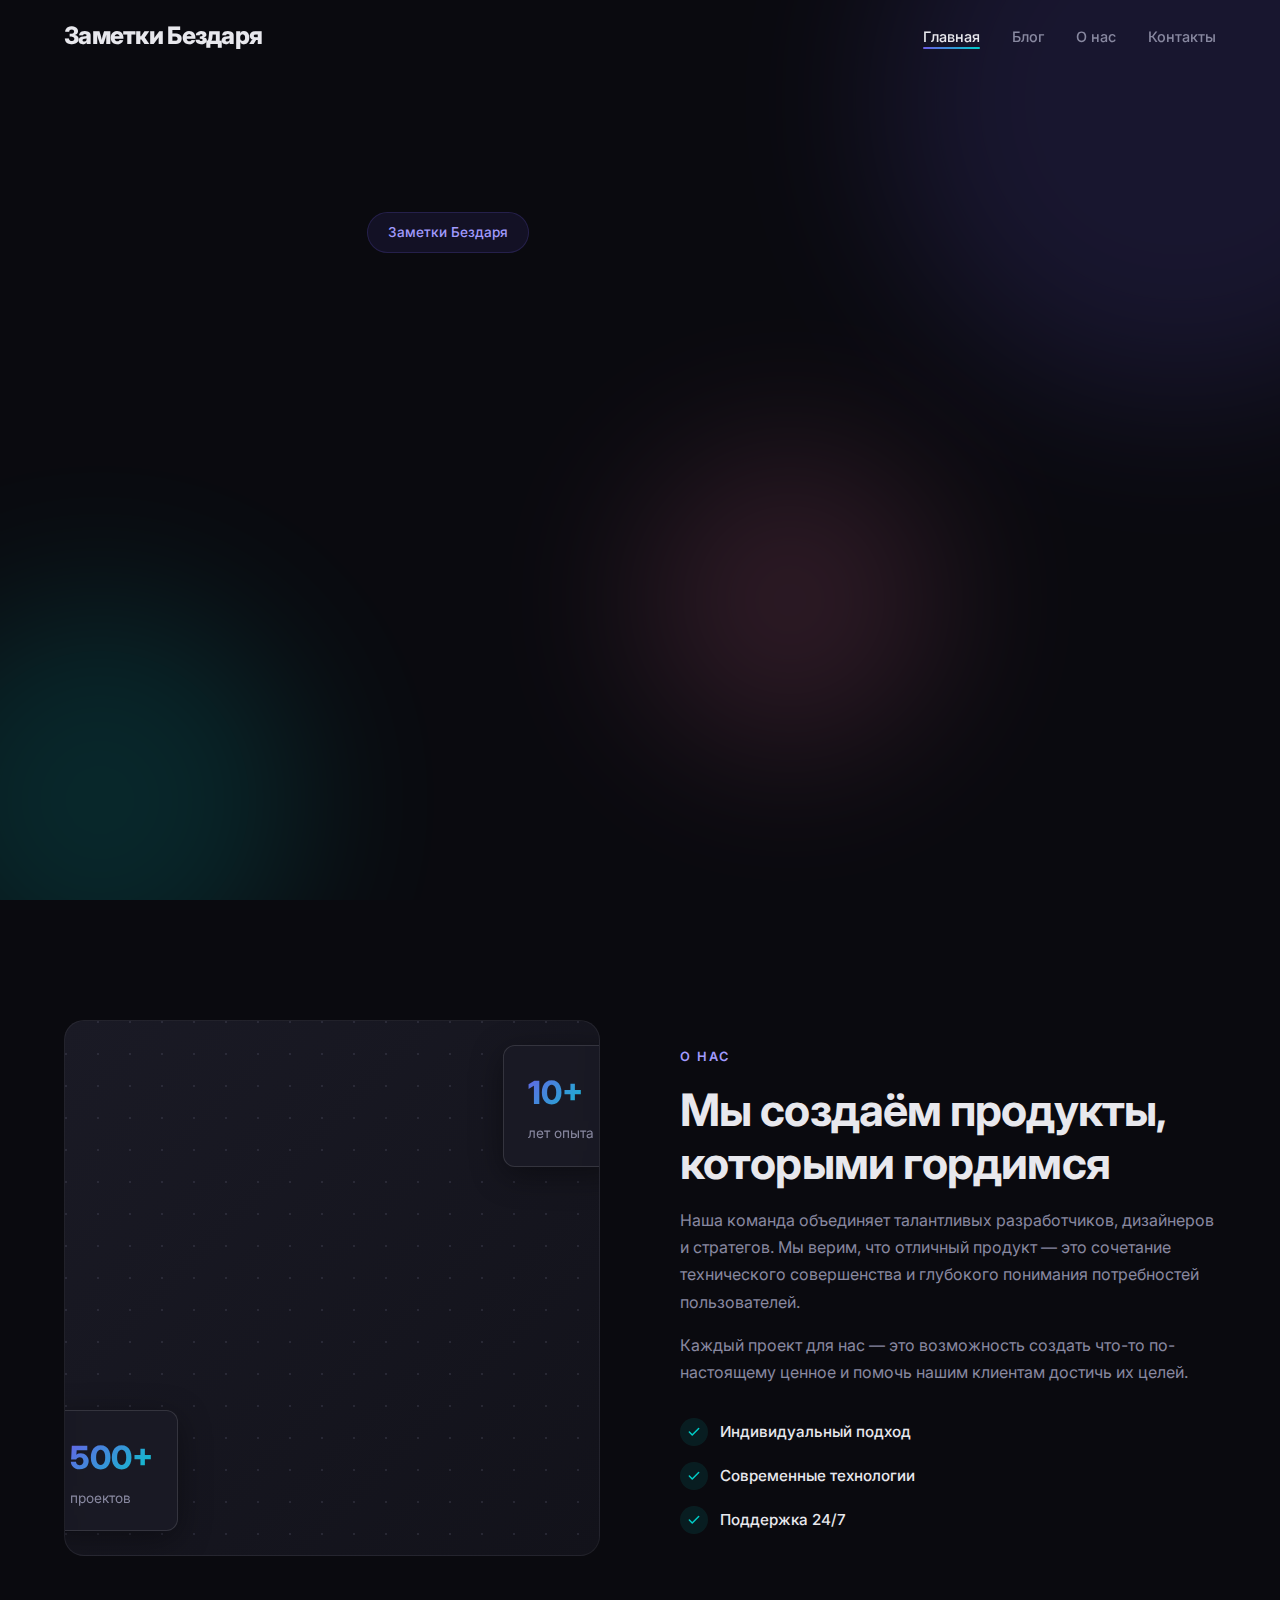
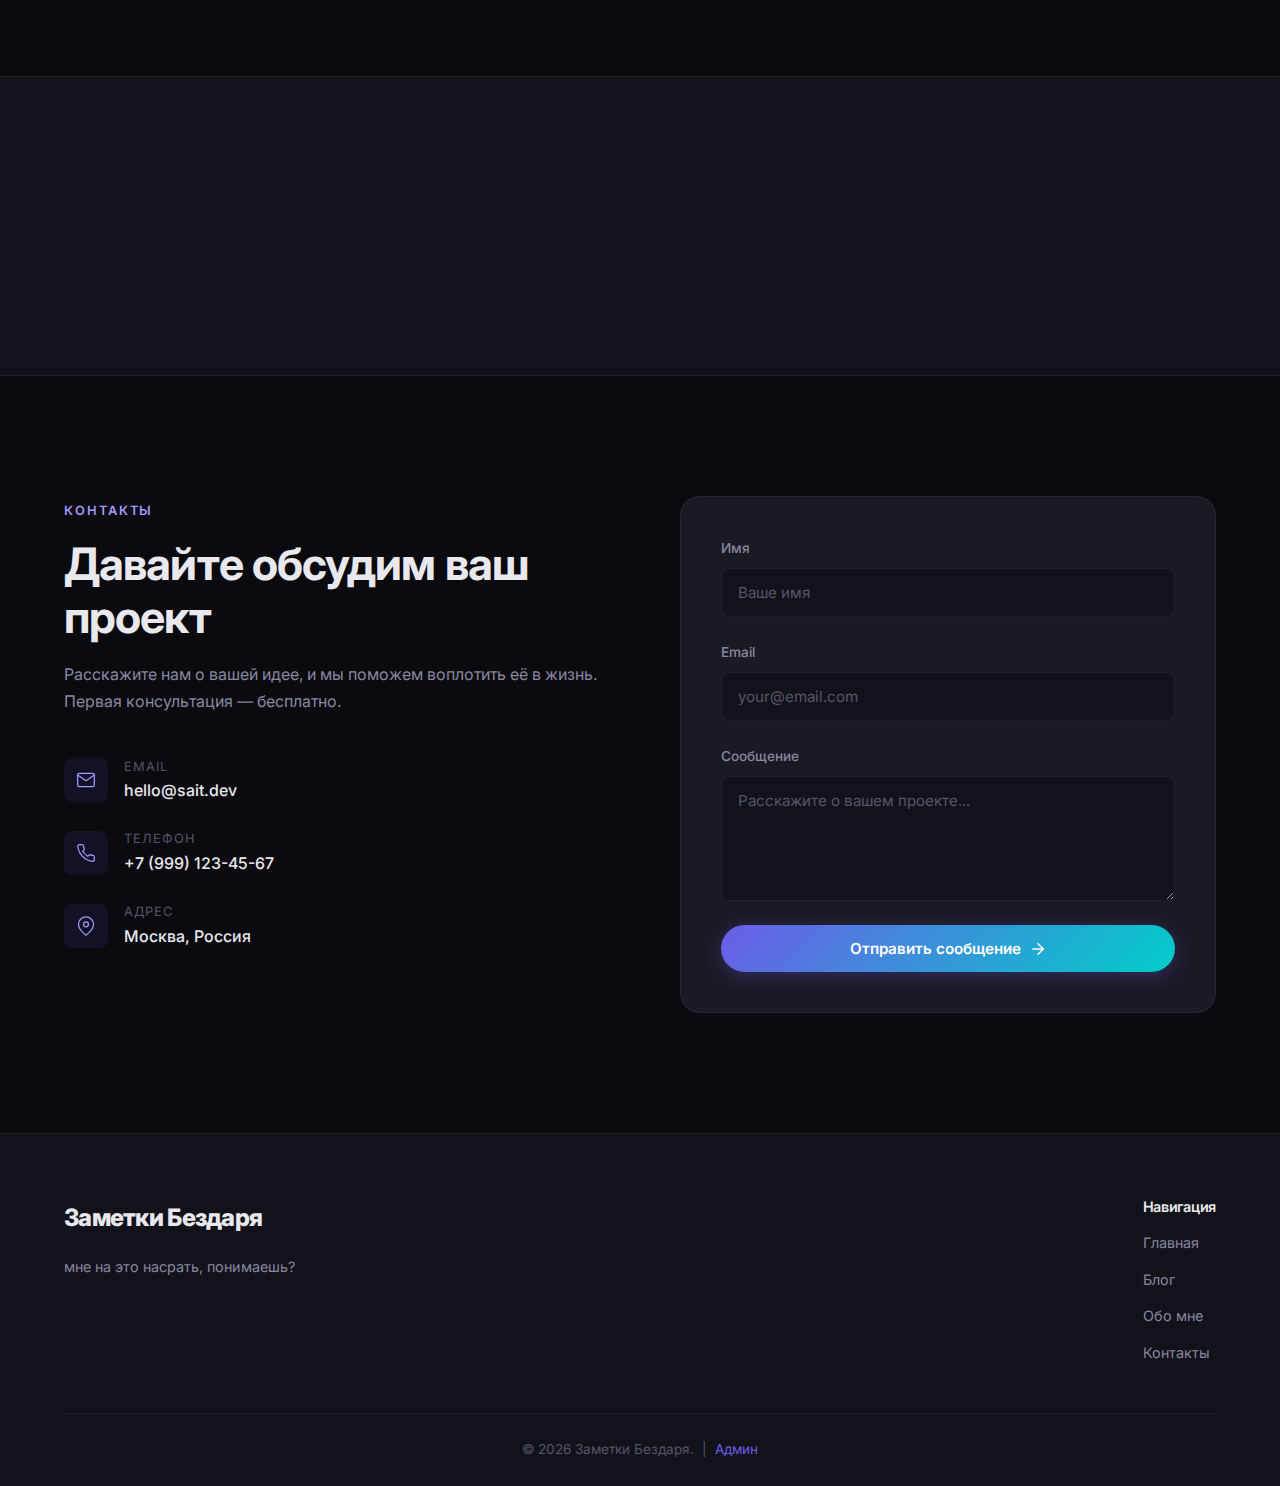
<file: index.html>
<!DOCTYPE html>
<html lang="ru">
<head>
    <meta charset="UTF-8">
    <meta name="viewport" content="width=device-width, initial-scale=1.0">
    <title>Заметки Бездаря</title>
    <meta name="description" content="Заметки Бездаря — блог с заметками, мыслями и публикациями. Мне по хуй на тебя, слушай, какая у тебя там тачка, квартиры, яхты, всё, мне по хуй.">
    <meta name="keywords" content="заметки, блог, бездарь, мысли, публикации">
    <meta name="author" content="Заметки Бездаря">
    <meta name="robots" content="index, follow">
    <link rel="canonical" href="https://antonovvladimirchebara-debug.github.io/Sait/">
    <!-- Open Graph -->
    <meta property="og:type" content="website">
    <meta property="og:title" content="Заметки Бездаря">
    <meta property="og:description" content="Блог с заметками, мыслями и публикациями. Мне по хуй на тебя, какая у тебя там тачка, квартиры, яхты.">
    <meta property="og:url" content="https://antonovvladimirchebara-debug.github.io/Sait/">
    <meta property="og:site_name" content="Заметки Бездаря">
    <meta property="og:locale" content="ru_RU">
    <!-- Twitter Card -->
    <meta name="twitter:card" content="summary">
    <meta name="twitter:title" content="Заметки Бездаря">
    <meta name="twitter:description" content="Блог с заметками, мыслями и публикациями. Мне по хуй на тебя, какая у тебя там тачка, квартиры, яхты.">
    <!-- JSON-LD -->
    <script type="application/ld+json">
    {
        "@context": "https://schema.org",
        "@type": "WebSite",
        "name": "Заметки Бездаря",
        "description": "Блядь, да мне по хуй на тебя, блядь, слушай, какая у тебя там тачка, блядь, квартиры, срачки там, блядь, яхты, всё, мне по хуй",
        "url": "https://antonovvladimirchebara-debug.github.io/Sait/"
    }
    </script>
    <link rel="stylesheet" href="css/style.css">
    <link rel="stylesheet" href="css/blog.css">
    <link rel="preconnect" href="https://fonts.googleapis.com">
    <link rel="preconnect" href="https://fonts.gstatic.com" crossorigin>
    <link href="https://fonts.googleapis.com/css2?family=Inter:wght@300;400;500;600;700;800&display=swap" rel="stylesheet">
</head>
<body>
    <header class="header" id="header">
        <div class="container">
            <nav class="nav">
                <a href="#" class="logo">Заметки Бездаря</a>
                <button class="mobile-toggle" id="mobile-toggle" aria-label="Меню">
                    <span></span>
                    <span></span>
                    <span></span>
                </button>
                <ul class="nav-links" id="nav-links">
                    <li><a href="#hero">Главная</a></li>
                    <li><a href="blog.html">Блог</a></li>
                    <li><a href="#about">О нас</a></li>
                    <li><a href="#contact">Контакты</a></li>
                </ul>
            </nav>
        </div>
    </header>

    <section class="hero" id="hero">
        <div class="hero-bg">
            <div class="hero-shape hero-shape-1"></div>
            <div class="hero-shape hero-shape-2"></div>
            <div class="hero-shape hero-shape-3"></div>
        </div>
        <div class="container">
            <div class="hero-content">
                <span class="hero-badge">Заметки Бездаря</span>
                <h1 class="hero-title">
                    Заметки <span class="gradient-text">Бездаря</span>
                </h1>
                <p class="hero-description">
                    Блядь, да мне по хуй на тебя, блядь, слушай, какая у тебя там тачка, блядь, квартиры, срачки там, блядь, яхты, всё, мне по хуй, хоть там &laquo;Бэнтли&raquo;, хоть, блядь, на хуй, &laquo;Майбах&raquo;, хоть &laquo;Роллс-Ройс&raquo;, хоть &laquo;Бугатти&raquo; блядь, хоть стометровая яхта.. мне на это насрать, понимаешь? Сколько ты там, кого ебёшь, каких баб, каких значит вот этих самок шикарных или атласных, блядь, в космос ты летишь, мне на это насрать, понимаешь?
                </p>
                <div class="hero-actions">
                    <a href="blog.html" class="btn btn-primary">Читать блог</a>
                    <a href="#about" class="btn btn-secondary">Обо мне</a>
                </div>
            </div>
        </div>
        <div class="scroll-indicator">
            <div class="scroll-arrow"></div>
        </div>
    </section>

    <section class="latest-posts" id="latest-posts">
        <div class="container">
            <div class="section-header">
                <span class="section-label">Блог</span>
                <h2 class="section-title">Последние заметки</h2>
            </div>
            <div class="posts-grid" id="latest-posts-grid"></div>
            <div style="text-align:center;margin-top:32px">
                <a href="blog.html" class="btn btn-secondary">Все заметки</a>
            </div>
        </div>
    </section>

    <section class="about" id="about">
        <div class="container">
            <div class="about-grid">
                <div class="about-visual">
                    <div class="about-image-placeholder">
                        <div class="about-pattern"></div>
                        <div class="about-float-card about-float-1">
                            <span class="float-number">10+</span>
                            <span class="float-label">лет опыта</span>
                        </div>
                        <div class="about-float-card about-float-2">
                            <span class="float-number">500+</span>
                            <span class="float-label">проектов</span>
                        </div>
                    </div>
                </div>
                <div class="about-content">
                    <span class="section-label">О нас</span>
                    <h2 class="section-title">Мы создаём продукты, которыми гордимся</h2>
                    <p>
                        Наша команда объединяет талантливых разработчиков, дизайнеров и стратегов.
                        Мы верим, что отличный продукт — это сочетание технического совершенства
                        и глубокого понимания потребностей пользователей.
                    </p>
                    <p>
                        Каждый проект для нас — это возможность создать что-то по-настоящему ценное
                        и помочь нашим клиентам достичь их целей.
                    </p>
                    <div class="about-highlights">
                        <div class="highlight">
                            <div class="highlight-check">
                                <svg viewBox="0 0 24 24" fill="none" stroke="currentColor" stroke-width="2.5" stroke-linecap="round" stroke-linejoin="round">
                                    <polyline points="20 6 9 17 4 12"/>
                                </svg>
                            </div>
                            <span>Индивидуальный подход</span>
                        </div>
                        <div class="highlight">
                            <div class="highlight-check">
                                <svg viewBox="0 0 24 24" fill="none" stroke="currentColor" stroke-width="2.5" stroke-linecap="round" stroke-linejoin="round">
                                    <polyline points="20 6 9 17 4 12"/>
                                </svg>
                            </div>
                            <span>Современные технологии</span>
                        </div>
                        <div class="highlight">
                            <div class="highlight-check">
                                <svg viewBox="0 0 24 24" fill="none" stroke="currentColor" stroke-width="2.5" stroke-linecap="round" stroke-linejoin="round">
                                    <polyline points="20 6 9 17 4 12"/>
                                </svg>
                            </div>
                            <span>Поддержка 24/7</span>
                        </div>
                    </div>
                </div>
            </div>
        </div>
    </section>

    <section class="stats" id="stats">
        <div class="container">
            <div class="stats-grid">
                <div class="stat-item" data-animate>
                    <span class="stat-number" data-target="500">0</span>
                    <span class="stat-suffix">+</span>
                    <span class="stat-label">Проектов завершено</span>
                </div>
                <div class="stat-item" data-animate>
                    <span class="stat-number" data-target="50">0</span>
                    <span class="stat-suffix">+</span>
                    <span class="stat-label">Специалистов в команде</span>
                </div>
                <div class="stat-item" data-animate>
                    <span class="stat-number" data-target="99">0</span>
                    <span class="stat-suffix">%</span>
                    <span class="stat-label">Довольных клиентов</span>
                </div>
                <div class="stat-item" data-animate>
                    <span class="stat-number" data-target="10">0</span>
                    <span class="stat-suffix">+</span>
                    <span class="stat-label">Лет на рынке</span>
                </div>
            </div>
        </div>
    </section>

    <section class="contact" id="contact">
        <div class="container">
            <div class="contact-grid">
                <div class="contact-info">
                    <span class="section-label">Контакты</span>
                    <h2 class="section-title">Давайте обсудим ваш проект</h2>
                    <p>
                        Расскажите нам о вашей идее, и мы поможем воплотить её в жизнь.
                        Первая консультация — бесплатно.
                    </p>
                    <div class="contact-details">
                        <div class="contact-detail">
                            <div class="contact-detail-icon">
                                <svg viewBox="0 0 24 24" fill="none" stroke="currentColor" stroke-width="1.5" stroke-linecap="round" stroke-linejoin="round">
                                    <path d="M4 4h16c1.1 0 2 .9 2 2v12c0 1.1-.9 2-2 2H4c-1.1 0-2-.9-2-2V6c0-1.1.9-2 2-2z"/>
                                    <polyline points="22,6 12,13 2,6"/>
                                </svg>
                            </div>
                            <div>
                                <span class="detail-label">Email</span>
                                <span class="detail-value">hello@sait.dev</span>
                            </div>
                        </div>
                        <div class="contact-detail">
                            <div class="contact-detail-icon">
                                <svg viewBox="0 0 24 24" fill="none" stroke="currentColor" stroke-width="1.5" stroke-linecap="round" stroke-linejoin="round">
                                    <path d="M22 16.92v3a2 2 0 0 1-2.18 2 19.79 19.79 0 0 1-8.63-3.07 19.5 19.5 0 0 1-6-6 19.79 19.79 0 0 1-3.07-8.67A2 2 0 0 1 4.11 2h3a2 2 0 0 1 2 1.72 12.84 12.84 0 0 0 .7 2.81 2 2 0 0 1-.45 2.11L8.09 9.91a16 16 0 0 0 6 6l1.27-1.27a2 2 0 0 1 2.11-.45 12.84 12.84 0 0 0 2.81.7A2 2 0 0 1 22 16.92z"/>
                                </svg>
                            </div>
                            <div>
                                <span class="detail-label">Телефон</span>
                                <span class="detail-value">+7 (999) 123-45-67</span>
                            </div>
                        </div>
                        <div class="contact-detail">
                            <div class="contact-detail-icon">
                                <svg viewBox="0 0 24 24" fill="none" stroke="currentColor" stroke-width="1.5" stroke-linecap="round" stroke-linejoin="round">
                                    <path d="M21 10c0 7-9 13-9 13s-9-6-9-13a9 9 0 0 1 18 0z"/>
                                    <circle cx="12" cy="10" r="3"/>
                                </svg>
                            </div>
                            <div>
                                <span class="detail-label">Адрес</span>
                                <span class="detail-value">Москва, Россия</span>
                            </div>
                        </div>
                    </div>
                </div>
                <div class="contact-form-wrapper">
                    <form class="contact-form" id="contact-form">
                        <div class="form-group">
                            <label for="name">Имя</label>
                            <input type="text" id="name" name="name" placeholder="Ваше имя" required>
                        </div>
                        <div class="form-group">
                            <label for="email">Email</label>
                            <input type="email" id="email" name="email" placeholder="your@email.com" required>
                        </div>
                        <div class="form-group">
                            <label for="message">Сообщение</label>
                            <textarea id="message" name="message" rows="5" placeholder="Расскажите о вашем проекте..." required></textarea>
                        </div>
                        <button type="submit" class="btn btn-primary btn-full">
                            <span>Отправить сообщение</span>
                            <svg viewBox="0 0 24 24" fill="none" stroke="currentColor" stroke-width="2" stroke-linecap="round" stroke-linejoin="round" width="18" height="18">
                                <line x1="5" y1="12" x2="19" y2="12"/>
                                <polyline points="12 5 19 12 12 19"/>
                            </svg>
                        </button>
                    </form>
                </div>
            </div>
        </div>
    </section>

    <footer class="footer">
        <div class="container">
            <div class="footer-content">
                <div class="footer-brand">
                    <a href="#" class="logo">Заметки Бездаря</a>
                    <p>мне на это насрать, понимаешь?</p>
                </div>
                <div class="footer-links">
                    <div class="footer-col">
                        <h4>Навигация</h4>
                        <a href="#hero">Главная</a>
                        <a href="blog.html">Блог</a>
                        <a href="#about">Обо мне</a>
                        <a href="#contact">Контакты</a>
                    </div>
                </div>
            </div>
            <div class="footer-bottom">
                <p>&copy; 2026 Заметки Бездаря. &nbsp;|&nbsp; <a href="admin.html" style="color:#6c5ce7">Админ</a></p>
            </div>
        </div>
    </footer>

    <script src="js/main.js"></script>
</body>
</html>
</file>
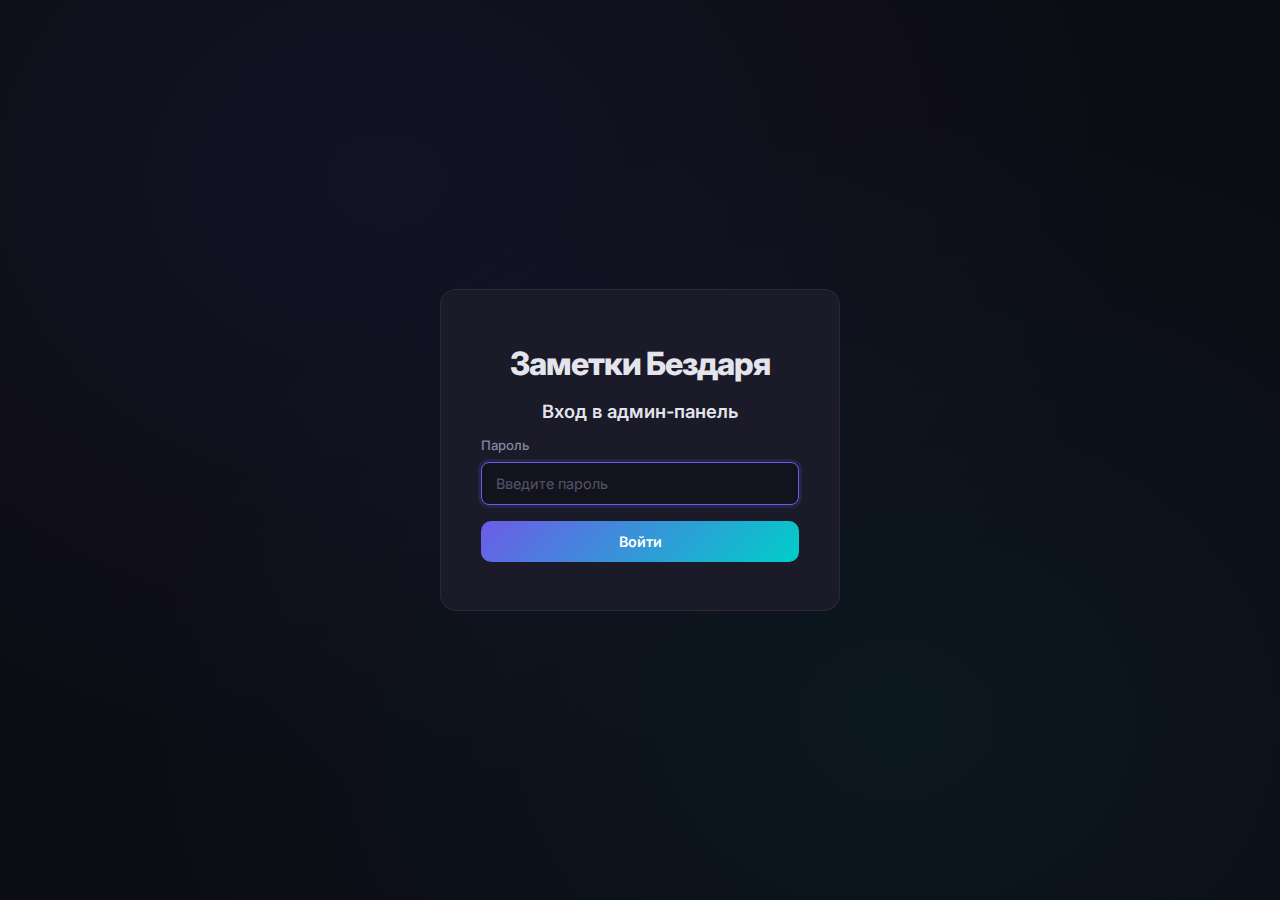
<file: admin.html>
<!DOCTYPE html>
<html lang="ru">
<head>
    <meta charset="UTF-8">
    <meta name="viewport" content="width=device-width, initial-scale=1.0">
    <title>Админ-панель — Sait</title>
    <link rel="stylesheet" href="css/admin.css">
    <link rel="stylesheet" href="css/blog.css">
    <link rel="preconnect" href="https://fonts.googleapis.com">
    <link rel="preconnect" href="https://fonts.gstatic.com" crossorigin>
    <link href="https://fonts.googleapis.com/css2?family=Inter:wght@400;500;600;700&display=swap" rel="stylesheet">
</head>
<body>

    <div class="login-screen" id="login-screen">
        <div class="login-card">
            <div class="login-logo">Заметки Бездаря</div>
            <h2>Вход в админ-панель</h2>
            <form id="login-form">
                <div class="input-group">
                    <label for="password">Пароль</label>
                    <input type="password" id="password" placeholder="Введите пароль" autofocus autocomplete="off">
                </div>
                <div class="login-error" id="login-error"></div>
                <button type="submit" class="btn btn-primary">Войти</button>
            </form>
        </div>
    </div>

    <div class="admin-panel" id="admin-panel" style="display:none">
        <header class="admin-header">
            <div class="admin-header-left">
                <div class="admin-logo">Заметки Бездаря <small>Админ</small></div>
            </div>
            <div class="admin-header-right">
                <a href="index.html" class="btn btn-ghost" target="_blank">Открыть сайт</a>
                <button class="btn btn-ghost" id="change-password-btn">Сменить пароль</button>
                <button class="btn btn-ghost" id="logout-btn">Выйти</button>
            </div>
        </header>

        <div class="admin-body">
            <aside class="admin-sidebar" id="admin-sidebar">
                <button class="sidebar-toggle" id="sidebar-toggle">
                    <span>Меню</span>
                    <svg viewBox="0 0 24 24" fill="none" stroke="currentColor" stroke-width="2" width="16" height="16"><polyline points="6 9 12 15 18 9"/></svg>
                </button>
                <nav class="sidebar-nav" id="sidebar-nav">

                    <div class="tree-group open">
                        <button class="tree-parent" data-toggle="tree">
                            <svg class="tree-icon" viewBox="0 0 24 24" fill="none" stroke="currentColor" stroke-width="2" width="16" height="16"><path d="M14 2H6a2 2 0 0 0-2 2v16a2 2 0 0 0 2 2h12a2 2 0 0 0 2-2V8z"/><polyline points="14 2 14 8 20 8"/></svg>
                            <span>Контент</span>
                            <svg class="tree-arrow" viewBox="0 0 24 24" fill="none" stroke="currentColor" stroke-width="2" width="14" height="14"><polyline points="6 9 12 15 18 9"/></svg>
                        </button>
                        <div class="tree-children">
                            <button class="sidebar-link active" data-section="posts">
                                <svg viewBox="0 0 24 24" fill="none" stroke="currentColor" stroke-width="2" width="15" height="15"><path d="M12 20h9"/><path d="M16.5 3.5a2.121 2.121 0 0 1 3 3L7 19l-4 1 1-4L16.5 3.5z"/></svg>
                                Публикации
                            </button>
                            <button class="sidebar-link" data-section="hero">
                                <svg viewBox="0 0 24 24" fill="none" stroke="currentColor" stroke-width="2" width="15" height="15"><path d="M3 9l9-7 9 7v11a2 2 0 0 1-2 2H5a2 2 0 0 1-2-2z"/></svg>
                                Главный экран
                            </button>
                        </div>
                    </div>

                    <div class="tree-group">
                        <button class="tree-parent" data-toggle="tree">
                            <svg class="tree-icon" viewBox="0 0 24 24" fill="none" stroke="currentColor" stroke-width="2" width="16" height="16"><circle cx="12" cy="12" r="3"/><path d="M19.4 15a1.65 1.65 0 0 0 .33 1.82l.06.06a2 2 0 0 1 0 2.83 2 2 0 0 1-2.83 0l-.06-.06a1.65 1.65 0 0 0-1.82-.33 1.65 1.65 0 0 0-1 1.51V21a2 2 0 0 1-2 2 2 2 0 0 1-2-2v-.09A1.65 1.65 0 0 0 9 19.4a1.65 1.65 0 0 0-1.82.33l-.06.06a2 2 0 0 1-2.83 0 2 2 0 0 1 0-2.83l.06-.06A1.65 1.65 0 0 0 4.68 15a1.65 1.65 0 0 0-1.51-1H3a2 2 0 0 1-2-2 2 2 0 0 1 2-2h.09A1.65 1.65 0 0 0 4.6 9a1.65 1.65 0 0 0-.33-1.82l-.06-.06a2 2 0 0 1 0-2.83 2 2 0 0 1 2.83 0l.06.06A1.65 1.65 0 0 0 9 4.68a1.65 1.65 0 0 0 1-1.51V3a2 2 0 0 1 2-2 2 2 0 0 1 2 2v.09a1.65 1.65 0 0 0 1 1.51 1.65 1.65 0 0 0 1.82-.33l.06-.06a2 2 0 0 1 2.83 0 2 2 0 0 1 0 2.83l-.06.06a1.65 1.65 0 0 0-.33 1.82V9a1.65 1.65 0 0 0 1.51 1H21a2 2 0 0 1 2 2 2 2 0 0 1-2 2h-.09a1.65 1.65 0 0 0-1.51 1z"/></svg>
                            <span>Страницы</span>
                            <svg class="tree-arrow" viewBox="0 0 24 24" fill="none" stroke="currentColor" stroke-width="2" width="14" height="14"><polyline points="6 9 12 15 18 9"/></svg>
                        </button>
                        <div class="tree-children">
                            <button class="sidebar-link" data-section="about">
                                <svg viewBox="0 0 24 24" fill="none" stroke="currentColor" stroke-width="2" width="15" height="15"><path d="M20 21v-2a4 4 0 0 0-4-4H8a4 4 0 0 0-4 4v2"/><circle cx="12" cy="7" r="4"/></svg>
                                О нас
                            </button>
                            <button class="sidebar-link" data-section="stats">
                                <svg viewBox="0 0 24 24" fill="none" stroke="currentColor" stroke-width="2" width="15" height="15"><line x1="18" y1="20" x2="18" y2="10"/><line x1="12" y1="20" x2="12" y2="4"/><line x1="6" y1="20" x2="6" y2="14"/></svg>
                                Цифры
                            </button>
                            <button class="sidebar-link" data-section="contact">
                                <svg viewBox="0 0 24 24" fill="none" stroke="currentColor" stroke-width="2" width="15" height="15"><path d="M4 4h16c1.1 0 2 .9 2 2v12c0 1.1-.9 2-2 2H4c-1.1 0-2-.9-2-2V6c0-1.1.9-2 2-2z"/><polyline points="22,6 12,13 2,6"/></svg>
                                Контакты
                            </button>
                        </div>
                    </div>

                    <div class="tree-group">
                        <button class="tree-parent" data-toggle="tree">
                            <svg class="tree-icon" viewBox="0 0 24 24" fill="none" stroke="currentColor" stroke-width="2" width="16" height="16"><path d="M12 22s8-4 8-10V5l-8-3-8 3v7c0 6 8 10 8 10z"/></svg>
                            <span>Система</span>
                            <svg class="tree-arrow" viewBox="0 0 24 24" fill="none" stroke="currentColor" stroke-width="2" width="14" height="14"><polyline points="6 9 12 15 18 9"/></svg>
                        </button>
                        <div class="tree-children">
                            <button class="sidebar-link" data-section="settings">
                                <svg viewBox="0 0 24 24" fill="none" stroke="currentColor" stroke-width="2" width="15" height="15"><polyline points="16 18 22 12 16 6"/><polyline points="8 6 2 12 8 18"/></svg>
                                Настройки
                            </button>
                        </div>
                    </div>

                </nav>
            </aside>

            <main class="admin-content">
                <!-- Posts -->
                <div class="editor-section active" id="editor-posts">
                    <h2>Публикации</h2>

                    <!-- Posts list -->
                    <div id="posts-manager">
                        <div style="display:flex;gap:12px;margin-bottom:24px;flex-wrap:wrap">
                            <button class="btn btn-primary" id="new-post-btn" style="width:auto">
                                <svg viewBox="0 0 24 24" fill="none" stroke="currentColor" stroke-width="2" width="18" height="18"><line x1="12" y1="5" x2="12" y2="19"/><line x1="5" y1="12" x2="19" y2="12"/></svg>
                                Новая публикация
                            </button>
                            <button class="btn btn-ai" id="ai-generate-post-btn" style="width:auto">
                                <svg viewBox="0 0 24 24" fill="none" stroke="currentColor" stroke-width="2" width="18" height="18"><path d="M12 2a4 4 0 0 1 4 4c0 1.95-1.4 3.58-3.25 3.93L12 22"/><path d="M8 6a4 4 0 0 1 8 0"/><path d="M17 12.5c1.67.97 3 2.75 3 5.5H4c0-2.75 1.33-4.53 3-5.5"/></svg>
                                ИИ: Сгенерировать пост
                            </button>
                            <button class="btn btn-ai" id="ai-autopost-btn" style="width:auto">
                                <svg viewBox="0 0 24 24" fill="none" stroke="currentColor" stroke-width="2" width="18" height="18"><circle cx="12" cy="12" r="10"/><polyline points="12 6 12 12 16 14"/></svg>
                                ИИ: Авто-постинг
                            </button>
                            <button class="btn btn-danger" id="delete-all-posts-btn" style="width:auto">
                                <svg viewBox="0 0 24 24" fill="none" stroke="currentColor" stroke-width="2" width="18" height="18"><polyline points="3 6 5 6 21 6"/><path d="M19 6v14a2 2 0 0 1-2 2H7a2 2 0 0 1-2-2V6m3 0V4a2 2 0 0 1 2-2h4a2 2 0 0 1 2 2v2"/></svg>
                                Удалить все
                            </button>
                        </div>
                        <div id="admin-posts-list"></div>
                    </div>

                    <!-- Post editor (hidden by default) -->
                    <div id="post-editor-panel" style="display:none">
                        <button class="btn btn-ghost" id="back-to-posts-btn" style="margin-bottom:20px">
                            <svg viewBox="0 0 24 24" fill="none" stroke="currentColor" stroke-width="2" width="16" height="16"><line x1="19" y1="12" x2="5" y2="12"/><polyline points="12 19 5 12 12 5"/></svg>
                            Назад к списку
                        </button>
                        <div class="form-group">
                            <label>Заголовок публикации</label>
                            <input type="text" id="post-title-input" placeholder="Заголовок">
                        </div>
                        <div class="form-group admin-post-editor">
                            <label>Содержание</label>
                            <div class="editor-toolbar" id="post-toolbar">
                                <button type="button" data-cmd="bold" title="Жирный"><b>B</b></button>
                                <button type="button" data-cmd="italic" title="Курсив"><i>I</i></button>
                                <button type="button" data-cmd="underline" title="Подчёркнутый"><u>U</u></button>
                                <button type="button" data-cmd="strikeThrough" title="Зачёркнутый"><s>S</s></button>
                                <span class="toolbar-sep"></span>
                                <button type="button" data-cmd="formatBlock" data-value="H2" title="Заголовок H2">H2</button>
                                <button type="button" data-cmd="formatBlock" data-value="H3" title="Заголовок H3">H3</button>
                                <button type="button" data-cmd="formatBlock" data-value="P" title="Параграф">P</button>
                                <span class="toolbar-sep"></span>
                                <button type="button" data-cmd="insertUnorderedList" title="Маркированный список">&#8226;</button>
                                <button type="button" data-cmd="insertOrderedList" title="Нумерованный список">1.</button>
                                <button type="button" data-cmd="formatBlock" data-value="BLOCKQUOTE" title="Цитата">&#8220;</button>
                                <span class="toolbar-sep"></span>
                                <button type="button" data-cmd="createLink" title="Ссылка">&#128279;</button>
                                <button type="button" data-cmd="unlink" title="Убрать ссылку">&#10060;</button>
                                <span class="toolbar-sep"></span>
                                <button type="button" id="insert-image-btn" title="Вставить изображение / GIF">
                                    <svg viewBox="0 0 24 24" fill="none" stroke="currentColor" stroke-width="2" width="16" height="16"><rect x="3" y="3" width="18" height="18" rx="2" ry="2"/><circle cx="8.5" cy="8.5" r="1.5"/><polyline points="21 15 16 10 5 21"/></svg>
                                </button>
                                <button type="button" id="insert-image-url-btn" title="Вставить по ссылке">URL</button>
                                <span class="toolbar-sep"></span>
                                <button type="button" data-cmd="removeFormat" title="Убрать форматирование">&#8709;</button>
                            </div>
                            <input type="file" id="image-file-input" accept="image/*,image/gif,image/webp,image/svg+xml,image/bmp,image/avif" multiple style="display:none">
                            <div class="rich-editor" id="post-content-editor" contenteditable="true" data-placeholder="Начните писать публикацию..."></div>
                        </div>

                        <!-- AI Assistant Panel -->
                        <div class="ai-panel" id="ai-panel">
                            <div class="ai-panel-header">
                                <span class="ai-badge">ИИ-ассистент</span>
                            </div>
                            <div class="ai-actions-row">
                                <button class="btn btn-ai btn-sm" data-ai-action="generate" title="Написать текст по теме заголовка">Написать текст</button>
                                <button class="btn btn-ai btn-sm" data-ai-action="improve" title="Улучшить написанный текст">Улучшить</button>
                                <button class="btn btn-ai btn-sm" data-ai-action="continue" title="Продолжить написанное">Продолжить</button>
                                <button class="btn btn-ai btn-sm" data-ai-action="shorten" title="Сократить текст">Сократить</button>
                                <button class="btn btn-ai btn-sm" data-ai-action="title" title="Придумать заголовок по тексту">Заголовок</button>
                            </div>
                            <div class="ai-custom-prompt">
                                <input type="text" id="ai-custom-input" placeholder="Свой запрос к ИИ... (например: добавь список преимуществ)" autocomplete="off">
                                <button class="btn btn-ai btn-sm" id="ai-custom-send">Отправить</button>
                            </div>
                            <div class="ai-status" id="ai-status"></div>
                        </div>

                        <div style="display:flex;gap:12px;margin-top:8px">
                            <button class="btn btn-primary" id="save-post-btn" style="width:auto">Опубликовать</button>
                            <button class="btn btn-ghost" id="cancel-post-btn">Отмена</button>
                        </div>
                    </div>
                </div>

                <!-- Hero -->
                <div class="editor-section" id="editor-hero">
                    <h2>Главный экран (Hero)</h2>
                    <div class="form-group">
                        <label>Бейдж (маленький текст сверху)</label>
                        <input type="text" data-field="hero.badge" placeholder="Добро пожаловать">
                    </div>
                    <div class="form-group">
                        <label>Заголовок</label>
                        <input type="text" data-field="hero.title" placeholder="Создаём цифровое будущее вместе">
                    </div>
                    <div class="form-group">
                        <label>Выделенное слово в заголовке (градиент)</label>
                        <input type="text" data-field="hero.highlight" placeholder="цифровое">
                    </div>
                    <div class="form-group">
                        <label>Описание</label>
                        <textarea data-field="hero.description" rows="3" placeholder="Мы помогаем бизнесу расти..."></textarea>
                    </div>
                    <div class="form-group">
                        <label>Текст кнопки 1</label>
                        <input type="text" data-field="hero.btn1" placeholder="Начать проект">
                    </div>
                    <div class="form-group">
                        <label>Текст кнопки 2</label>
                        <input type="text" data-field="hero.btn2" placeholder="Узнать больше">
                    </div>
                </div>

                <!-- About -->
                <div class="editor-section" id="editor-about">
                    <h2>О нас</h2>
                    <div class="form-group">
                        <label>Заголовок</label>
                        <input type="text" data-field="about.title" placeholder="Мы создаём продукты, которыми гордимся">
                    </div>
                    <div class="form-group">
                        <label>Текст (абзац 1)</label>
                        <textarea data-field="about.text1" rows="3"></textarea>
                    </div>
                    <div class="form-group">
                        <label>Текст (абзац 2)</label>
                        <textarea data-field="about.text2" rows="3"></textarea>
                    </div>
                    <div class="form-group">
                        <label>Карточка 1 — число</label>
                        <input type="text" data-field="about.card1_number" placeholder="10+">
                    </div>
                    <div class="form-group">
                        <label>Карточка 1 — подпись</label>
                        <input type="text" data-field="about.card1_label" placeholder="лет опыта">
                    </div>
                    <div class="form-group">
                        <label>Карточка 2 — число</label>
                        <input type="text" data-field="about.card2_number" placeholder="500+">
                    </div>
                    <div class="form-group">
                        <label>Карточка 2 — подпись</label>
                        <input type="text" data-field="about.card2_label" placeholder="проектов">
                    </div>
                    <div class="form-group">
                        <label>Преимущество 1</label>
                        <input type="text" data-field="about.highlight1" placeholder="Индивидуальный подход">
                    </div>
                    <div class="form-group">
                        <label>Преимущество 2</label>
                        <input type="text" data-field="about.highlight2" placeholder="Современные технологии">
                    </div>
                    <div class="form-group">
                        <label>Преимущество 3</label>
                        <input type="text" data-field="about.highlight3" placeholder="Поддержка 24/7">
                    </div>
                </div>

                <!-- Stats -->
                <div class="editor-section" id="editor-stats">
                    <h2>Цифры</h2>
                    <div class="stats-editor">
                        <div class="stat-edit-row">
                            <div class="form-group"><label>Число 1</label><input type="number" data-field="stats.num1" placeholder="500"></div>
                            <div class="form-group"><label>Суффикс</label><input type="text" data-field="stats.suf1" placeholder="+"></div>
                            <div class="form-group"><label>Подпись</label><input type="text" data-field="stats.label1" placeholder="Проектов завершено"></div>
                        </div>
                        <div class="stat-edit-row">
                            <div class="form-group"><label>Число 2</label><input type="number" data-field="stats.num2" placeholder="50"></div>
                            <div class="form-group"><label>Суффикс</label><input type="text" data-field="stats.suf2" placeholder="+"></div>
                            <div class="form-group"><label>Подпись</label><input type="text" data-field="stats.label2" placeholder="Специалистов в команде"></div>
                        </div>
                        <div class="stat-edit-row">
                            <div class="form-group"><label>Число 3</label><input type="number" data-field="stats.num3" placeholder="99"></div>
                            <div class="form-group"><label>Суффикс</label><input type="text" data-field="stats.suf3" placeholder="%"></div>
                            <div class="form-group"><label>Подпись</label><input type="text" data-field="stats.label3" placeholder="Довольных клиентов"></div>
                        </div>
                        <div class="stat-edit-row">
                            <div class="form-group"><label>Число 4</label><input type="number" data-field="stats.num4" placeholder="10"></div>
                            <div class="form-group"><label>Суффикс</label><input type="text" data-field="stats.suf4" placeholder="+"></div>
                            <div class="form-group"><label>Подпись</label><input type="text" data-field="stats.label4" placeholder="Лет на рынке"></div>
                        </div>
                    </div>
                </div>

                <!-- Contact -->
                <div class="editor-section" id="editor-contact">
                    <h2>Контакты</h2>
                    <div class="form-group">
                        <label>Заголовок</label>
                        <input type="text" data-field="contact.title" placeholder="Давайте обсудим ваш проект">
                    </div>
                    <div class="form-group">
                        <label>Описание</label>
                        <textarea data-field="contact.description" rows="2"></textarea>
                    </div>
                    <div class="form-group">
                        <label>Email</label>
                        <input type="email" data-field="contact.email" placeholder="hello@sait.dev">
                    </div>
                    <div class="form-group">
                        <label>Телефон</label>
                        <input type="text" data-field="contact.phone" placeholder="+7 (999) 123-45-67">
                    </div>
                    <div class="form-group">
                        <label>Адрес</label>
                        <input type="text" data-field="contact.address" placeholder="Москва, Россия">
                    </div>
                </div>

                <!-- Settings -->
                <div class="editor-section" id="editor-settings">
                    <h2>Настройки</h2>
                    <div class="settings-card">
                        <h3>Сменить пароль</h3>
                        <div class="form-group">
                            <label>Текущий пароль</label>
                            <input type="password" id="settings-current-pw">
                        </div>
                        <div class="form-group">
                            <label>Новый пароль</label>
                            <input type="password" id="settings-new-pw">
                        </div>
                        <div class="form-group">
                            <label>Повторите новый пароль</label>
                            <input type="password" id="settings-confirm-pw">
                        </div>
                        <button class="btn btn-primary" id="save-password-btn">Сохранить пароль</button>
                        <div class="settings-msg" id="pw-msg"></div>
                    </div>
                    <div class="settings-card ai-settings-card">
                        <h3>ИИ-ассистент (нейросеть)</h3>
                        <p>Подключите OpenAI-совместимый API для генерации и редактирования публикаций прямо в редакторе.</p>
                        <div class="form-group">
                            <label>API URL</label>
                            <input type="text" id="ai-api-url" placeholder="https://api.openai.com/v1/chat/completions" value="https://api.openai.com/v1/chat/completions">
                            <small class="form-hint">OpenAI, OpenRouter, Groq, Ollama и т.п.</small>
                        </div>
                        <div class="form-group">
                            <label>API Ключ</label>
                            <input type="password" id="ai-api-key" placeholder="sk-..." autocomplete="off">
                            <small class="form-hint">Хранится только в вашем браузере (localStorage)</small>
                        </div>
                        <div class="form-group">
                            <label>Модель</label>
                            <input type="text" id="ai-model" placeholder="gpt-5.2" value="gpt-5.2" readonly>
                        </div>
                        <div class="form-group">
                            <label>Системный промпт (необязательно)</label>
                            <textarea id="ai-system-prompt" rows="3" placeholder="Ты — копирайтер. Пишешь качественные статьи для блога на русском языке. Используешь HTML-разметку для форматирования."></textarea>
                        </div>
                        <button class="btn btn-primary" id="save-ai-settings-btn" style="width:auto">Сохранить настройки ИИ</button>
                        <div class="settings-msg" id="ai-settings-msg"></div>
                    </div>

                    <div class="settings-card danger">
                        <h3>Сброс контента</h3>
                        <p>Удалить все изменения и вернуть контент к значениям по умолчанию.</p>
                        <button class="btn btn-danger" id="reset-content-btn">Сбросить всё</button>
                    </div>
                </div>

                <div class="editor-actions">
                    <button class="btn btn-primary" id="save-btn">
                        <svg viewBox="0 0 24 24" fill="none" stroke="currentColor" stroke-width="2" width="18" height="18"><path d="M19 21H5a2 2 0 0 1-2-2V5a2 2 0 0 1 2-2h11l5 5v11a2 2 0 0 1-2 2z"/><polyline points="17 21 17 13 7 13 7 21"/><polyline points="7 3 7 8 15 8"/></svg>
                        Сохранить изменения
                    </button>
                    <span class="save-status" id="save-status"></span>
                </div>
            </main>
        </div>
    </div>

    <div class="modal-overlay" id="password-modal" style="display:none">
        <div class="modal-card">
            <h3>Сменить пароль</h3>
            <div class="form-group">
                <label>Текущий пароль</label>
                <input type="password" id="modal-current-pw">
            </div>
            <div class="form-group">
                <label>Новый пароль</label>
                <input type="password" id="modal-new-pw">
            </div>
            <div class="modal-actions">
                <button class="btn btn-ghost" id="modal-cancel">Отмена</button>
                <button class="btn btn-primary" id="modal-save-pw">Сохранить</button>
            </div>
            <div class="settings-msg" id="modal-pw-msg"></div>
        </div>
    </div>

    <!-- AI Generate Post Modal -->
    <div class="modal-overlay" id="ai-gen-modal" style="display:none">
        <div class="modal-card modal-wide">
            <h3>ИИ: Сгенерировать публикацию</h3>
            <div class="form-group">
                <label>Тема публикации</label>
                <input type="text" id="ai-gen-topic" placeholder="Например: 10 трендов веб-дизайна в 2026 году" autocomplete="off">
            </div>
            <div class="form-group">
                <label>Дополнительные указания (необязательно)</label>
                <textarea id="ai-gen-instructions" rows="2" placeholder="Стиль, длина, ключевые слова..."></textarea>
            </div>
            <div class="ai-status" id="ai-gen-status"></div>
            <div class="modal-actions">
                <button class="btn btn-ghost" id="ai-gen-cancel">Отмена</button>
                <button class="btn btn-ai" id="ai-gen-submit">Сгенерировать</button>
            </div>
        </div>
    </div>

    <!-- AI Auto-Post Modal -->
    <div class="modal-overlay" id="ai-autopost-modal" style="display:none">
        <div class="modal-card modal-wide">
            <h3>ИИ: Авто-постинг</h3>
            <p style="color:var(--text-muted);font-size:0.9rem;margin-bottom:16px">Нейросеть сгенерирует несколько публикаций и опубликует их сразу.</p>
            <div class="form-group">
                <label>Общая тема / ниша</label>
                <input type="text" id="autopost-theme" placeholder="Например: веб-разработка и дизайн" autocomplete="off">
            </div>
            <div class="form-group">
                <label>Количество публикаций</label>
                <input type="number" id="autopost-count" min="1" max="10" value="3">
            </div>
            <div class="form-group">
                <label>Дополнительные указания (необязательно)</label>
                <textarea id="autopost-instructions" rows="2" placeholder="Стиль, аудитория, ключевые слова..."></textarea>
            </div>
            <div class="ai-status" id="autopost-status"></div>
            <div class="autopost-progress" id="autopost-progress" style="display:none">
                <div class="progress-bar"><div class="progress-fill" id="autopost-fill"></div></div>
                <span class="progress-text" id="autopost-progress-text"></span>
            </div>
            <div class="modal-actions">
                <button class="btn btn-ghost" id="autopost-cancel">Отмена</button>
                <button class="btn btn-ai" id="autopost-submit">Запустить</button>
            </div>
        </div>
    </div>

    <script src="js/admin.js?v=3"></script>
</body>
</html>
</file>
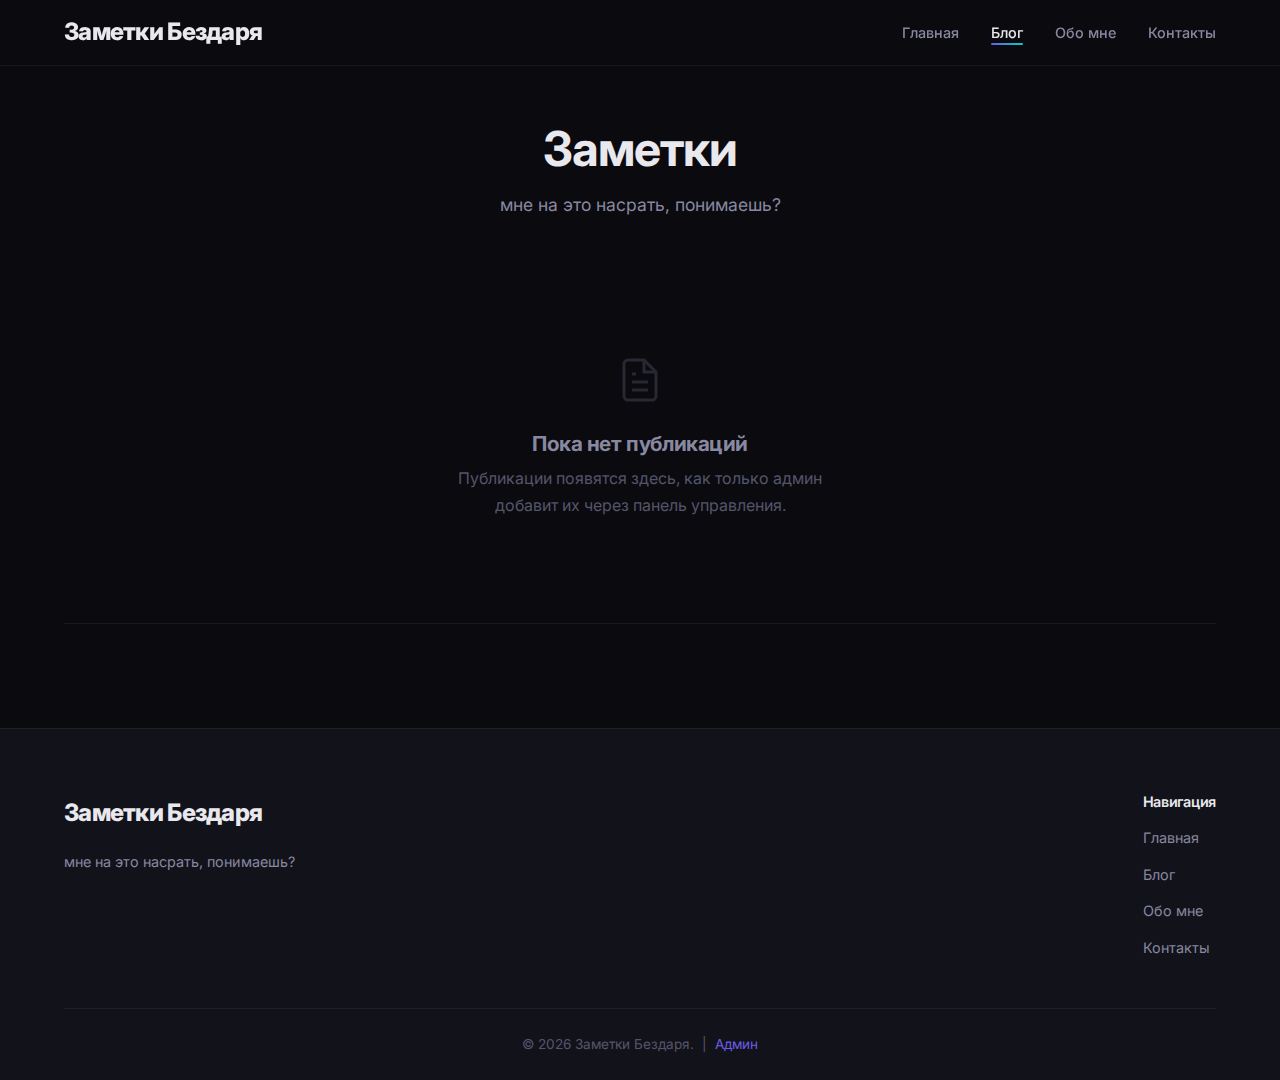
<file: blog.html>
<!DOCTYPE html>
<html lang="ru">
<head>
    <meta charset="UTF-8">
    <meta name="viewport" content="width=device-width, initial-scale=1.0">
    <title>Блог — Заметки Бездаря</title>
    <meta name="description" content="Блог «Заметки Бездаря» — заметки, мысли, публикации. Мне по хуй на тебя, какая у тебя там тачка, квартиры, яхты.">
    <meta name="robots" content="index, follow">
    <link rel="canonical" href="https://antonovvladimirchebara-debug.github.io/Sait/blog.html">
    <meta property="og:type" content="blog">
    <meta property="og:title" content="Блог — Заметки Бездаря">
    <meta property="og:description" content="Заметки, мысли и публикации.">
    <meta property="og:url" content="https://antonovvladimirchebara-debug.github.io/Sait/blog.html">
    <meta property="og:site_name" content="Заметки Бездаря">
    <meta property="og:locale" content="ru_RU">
    <link rel="stylesheet" href="css/style.css">
    <link rel="stylesheet" href="css/blog.css">
    <link rel="preconnect" href="https://fonts.googleapis.com">
    <link rel="preconnect" href="https://fonts.gstatic.com" crossorigin>
    <link href="https://fonts.googleapis.com/css2?family=Inter:wght@300;400;500;600;700;800&display=swap" rel="stylesheet">
</head>
<body>
    <header class="header scrolled" id="header">
        <div class="container">
            <nav class="nav">
                <a href="index.html" class="logo">Заметки Бездаря</a>
                <button class="mobile-toggle" id="mobile-toggle" aria-label="Меню">
                    <span></span>
                    <span></span>
                    <span></span>
                </button>
                <ul class="nav-links" id="nav-links">
                    <li><a href="index.html">Главная</a></li>
                    <li><a href="blog.html" class="active">Блог</a></li>
                    <li><a href="index.html#about">Обо мне</a></li>
                    <li><a href="index.html#contact">Контакты</a></li>
                </ul>
            </nav>
        </div>
    </header>

    <!-- Blog list view -->
    <section class="blog-section" id="blog-list">
        <div class="container">
            <div class="blog-header">
                <h1>Заметки</h1>
                <p>мне на это насрать, понимаешь?</p>
            </div>
            <div class="posts-grid" id="posts-grid">
                <!-- Posts rendered by JS -->
            </div>
            <div class="empty-state" id="empty-state" style="display:none">
                <svg viewBox="0 0 24 24" fill="none" stroke="currentColor" stroke-width="1.5" width="48" height="48"><path d="M14 2H6a2 2 0 0 0-2 2v16a2 2 0 0 0 2 2h12a2 2 0 0 0 2-2V8z"/><polyline points="14 2 14 8 20 8"/><line x1="16" y1="13" x2="8" y2="13"/><line x1="16" y1="17" x2="8" y2="17"/><polyline points="10 9 9 9 8 9"/></svg>
                <h3>Пока нет публикаций</h3>
                <p>Публикации появятся здесь, как только админ добавит их через панель управления.</p>
            </div>
            <div class="site-visits-badge" id="site-visits-badge"></div>
        </div>
    </section>

    <!-- Single post view -->
    <section class="post-section" id="post-view" style="display:none">
        <div class="container">
            <a href="blog.html" class="back-link" id="back-link">
                <svg viewBox="0 0 24 24" fill="none" stroke="currentColor" stroke-width="2" width="18" height="18"><line x1="19" y1="12" x2="5" y2="12"/><polyline points="12 19 5 12 12 5"/></svg>
                Назад к блогу
            </a>

            <article class="post-article" id="post-article">
                <div class="post-meta" id="post-meta"></div>
                <h1 class="post-title" id="post-title"></h1>
                <div class="post-body" id="post-body"></div>
                <div class="post-tags" id="post-tags"></div>
            </article>

            <div class="comments-section" id="comments-section">
                <h2 class="comments-heading">
                    Комментарии <span class="comments-count" id="comments-count"></span>
                </h2>

                <div class="comment-form-wrapper" id="comment-form-wrapper">
                    <h3>Оставить комментарий</h3>
                    <div class="form-group">
                        <label for="comment-author">Имя</label>
                        <input type="text" id="comment-author" placeholder="Ваше имя" maxlength="60">
                    </div>
                    <div class="form-group">
                        <label>Комментарий</label>
                        <div class="editor-toolbar comment-toolbar">
                            <button type="button" data-cmd="bold" title="Жирный"><b>B</b></button>
                            <button type="button" data-cmd="italic" title="Курсив"><i>I</i></button>
                            <button type="button" data-cmd="underline" title="Подчёркнутый"><u>U</u></button>
                            <span class="toolbar-sep"></span>
                            <button type="button" data-cmd="insertUnorderedList" title="Список">&#8226;</button>
                            <button type="button" data-cmd="createLink" title="Ссылка">&#128279;</button>
                        </div>
                        <div class="rich-editor comment-editor" id="comment-editor" contenteditable="true" data-placeholder="Напишите ваш комментарий..."></div>
                    </div>
                    <button class="btn btn-primary" id="submit-comment">Отправить</button>
                </div>

                <div class="comments-list" id="comments-list">
                    <!-- Comments rendered by JS -->
                </div>
            </div>
        </div>
    </section>

    <footer class="footer">
        <div class="container">
            <div class="footer-content">
                <div class="footer-brand">
                    <a href="index.html" class="logo">Заметки Бездаря</a>
                    <p>мне на это насрать, понимаешь?</p>
                </div>
                <div class="footer-links">
                    <div class="footer-col">
                        <h4>Навигация</h4>
                        <a href="index.html">Главная</a>
                        <a href="blog.html">Блог</a>
                        <a href="index.html#about">Обо мне</a>
                        <a href="index.html#contact">Контакты</a>
                    </div>
                </div>
            </div>
            <div class="footer-bottom">
                <p>&copy; 2026 Заметки Бездаря. &nbsp;|&nbsp; <a href="admin.html" style="color:#6c5ce7">Админ</a></p>
            </div>
        </div>
    </footer>

    <!-- Edit comment modal -->
    <div class="modal-overlay" id="edit-comment-modal" style="display:none">
        <div class="modal-card modal-wide">
            <h3>Редактировать комментарий</h3>
            <div class="form-group">
                <div class="editor-toolbar comment-toolbar" id="edit-comment-toolbar">
                    <button type="button" data-cmd="bold" title="Жирный"><b>B</b></button>
                    <button type="button" data-cmd="italic" title="Курсив"><i>I</i></button>
                    <button type="button" data-cmd="underline" title="Подчёркнутый"><u>U</u></button>
                    <span class="toolbar-sep"></span>
                    <button type="button" data-cmd="insertUnorderedList" title="Список">&#8226;</button>
                    <button type="button" data-cmd="createLink" title="Ссылка">&#128279;</button>
                </div>
                <div class="rich-editor comment-editor" id="edit-comment-editor" contenteditable="true"></div>
            </div>
            <div class="modal-actions">
                <button class="btn btn-ghost" id="edit-comment-cancel">Отмена</button>
                <button class="btn btn-primary" id="edit-comment-save">Сохранить</button>
            </div>
        </div>
    </div>

    <script src="js/blog.js"></script>
</body>
</html>
</file>
<file: css/style.css>
/* ===== CSS Custom Properties ===== */
:root {
    --color-bg: #0a0a0f;
    --color-bg-secondary: #12121a;
    --color-bg-card: #1a1a25;
    --color-bg-card-hover: #22222f;
    --color-text: #e8e8ed;
    --color-text-muted: #8888a0;
    --color-text-subtle: #55556a;
    --color-primary: #6c5ce7;
    --color-primary-light: #a29bfe;
    --color-accent: #00cec9;
    --color-accent-light: #81ecec;
    --color-gradient-1: #6c5ce7;
    --color-gradient-2: #00cec9;
    --color-gradient-3: #fd79a8;
    --color-border: rgba(255, 255, 255, 0.06);
    --color-border-hover: rgba(255, 255, 255, 0.12);
    --font-family: 'Inter', -apple-system, BlinkMacSystemFont, 'Segoe UI', sans-serif;
    --radius-sm: 8px;
    --radius-md: 12px;
    --radius-lg: 20px;
    --radius-xl: 28px;
    --shadow-sm: 0 2px 8px rgba(0, 0, 0, 0.3);
    --shadow-md: 0 8px 32px rgba(0, 0, 0, 0.4);
    --shadow-lg: 0 16px 64px rgba(0, 0, 0, 0.5);
    --transition-fast: 0.2s ease;
    --transition-normal: 0.3s ease;
    --transition-slow: 0.5s ease;
}

/* ===== Reset & Base ===== */
*, *::before, *::after {
    margin: 0;
    padding: 0;
    box-sizing: border-box;
}

html {
    scroll-behavior: smooth;
    scroll-padding-top: 80px;
}

body {
    font-family: var(--font-family);
    background-color: var(--color-bg);
    color: var(--color-text);
    line-height: 1.7;
    -webkit-font-smoothing: antialiased;
    -moz-osx-font-smoothing: grayscale;
    overflow-x: hidden;
}

a {
    text-decoration: none;
    color: inherit;
    transition: color var(--transition-fast);
}

img {
    max-width: 100%;
    display: block;
}

ul {
    list-style: none;
}

.container {
    max-width: 1200px;
    margin: 0 auto;
    padding: 0 24px;
}

/* ===== Typography ===== */
h1, h2, h3, h4 {
    font-weight: 700;
    line-height: 1.2;
    letter-spacing: -0.02em;
}

.gradient-text {
    background: linear-gradient(135deg, var(--color-gradient-1), var(--color-gradient-2));
    -webkit-background-clip: text;
    -webkit-text-fill-color: transparent;
    background-clip: text;
}

.section-header {
    text-align: center;
    max-width: 640px;
    margin: 0 auto 64px;
}

.section-label {
    display: inline-block;
    font-size: 0.8rem;
    font-weight: 600;
    text-transform: uppercase;
    letter-spacing: 0.15em;
    color: var(--color-primary-light);
    margin-bottom: 16px;
}

.section-title {
    font-size: clamp(1.8rem, 4vw, 2.8rem);
    margin-bottom: 16px;
}

.section-description {
    color: var(--color-text-muted);
    font-size: 1.1rem;
}

/* ===== Buttons ===== */
.btn {
    display: inline-flex;
    align-items: center;
    gap: 8px;
    padding: 14px 32px;
    border-radius: var(--radius-xl);
    font-size: 0.95rem;
    font-weight: 600;
    font-family: var(--font-family);
    cursor: pointer;
    border: none;
    transition: all var(--transition-normal);
    position: relative;
    overflow: hidden;
}

.btn-primary {
    background: linear-gradient(135deg, var(--color-gradient-1), var(--color-gradient-2));
    color: #fff;
    box-shadow: 0 4px 20px rgba(108, 92, 231, 0.3);
}

.btn-primary:hover {
    transform: translateY(-2px);
    box-shadow: 0 8px 30px rgba(108, 92, 231, 0.45);
}

.btn-secondary {
    background: transparent;
    color: var(--color-text);
    border: 1px solid var(--color-border-hover);
}

.btn-secondary:hover {
    border-color: var(--color-primary-light);
    color: var(--color-primary-light);
    background: rgba(108, 92, 231, 0.05);
}

.btn-full {
    width: 100%;
    justify-content: center;
}

/* ===== Header ===== */
.header {
    position: fixed;
    top: 0;
    left: 0;
    right: 0;
    z-index: 1000;
    padding: 16px 0;
    transition: all var(--transition-normal);
}

.header.scrolled {
    background: rgba(10, 10, 15, 0.85);
    backdrop-filter: blur(20px);
    -webkit-backdrop-filter: blur(20px);
    border-bottom: 1px solid var(--color-border);
    padding: 12px 0;
}

.nav {
    display: flex;
    align-items: center;
    justify-content: space-between;
}

.logo {
    font-size: 1.5rem;
    font-weight: 800;
    letter-spacing: -0.03em;
}

.logo-dot {
    color: var(--color-accent);
}

.nav-links {
    display: flex;
    gap: 32px;
}

.nav-links a {
    font-size: 0.9rem;
    font-weight: 500;
    color: var(--color-text-muted);
    position: relative;
}

.nav-links a::after {
    content: '';
    position: absolute;
    bottom: -4px;
    left: 0;
    width: 0;
    height: 2px;
    background: linear-gradient(90deg, var(--color-gradient-1), var(--color-gradient-2));
    border-radius: 1px;
    transition: width var(--transition-normal);
}

.nav-links a:hover,
.nav-links a.active {
    color: var(--color-text);
}

.nav-links a:hover::after,
.nav-links a.active::after {
    width: 100%;
}

.mobile-toggle {
    display: none;
    flex-direction: column;
    gap: 5px;
    background: none;
    border: none;
    cursor: pointer;
    padding: 4px;
}

.mobile-toggle span {
    width: 24px;
    height: 2px;
    background: var(--color-text);
    border-radius: 2px;
    transition: all var(--transition-fast);
}

.mobile-toggle.active span:nth-child(1) {
    transform: rotate(45deg) translate(5px, 5px);
}

.mobile-toggle.active span:nth-child(2) {
    opacity: 0;
}

.mobile-toggle.active span:nth-child(3) {
    transform: rotate(-45deg) translate(5px, -5px);
}

/* ===== Hero ===== */
.hero {
    min-height: 100vh;
    display: flex;
    align-items: center;
    position: relative;
    padding: 120px 0 80px;
    overflow: hidden;
}

.hero-bg {
    position: absolute;
    inset: 0;
    overflow: hidden;
}

.hero-shape {
    position: absolute;
    border-radius: 50%;
    filter: blur(80px);
    opacity: 0.15;
    animation: float 20s ease-in-out infinite;
}

.hero-shape-1 {
    width: 600px;
    height: 600px;
    background: var(--color-gradient-1);
    top: -200px;
    right: -200px;
}

.hero-shape-2 {
    width: 400px;
    height: 400px;
    background: var(--color-gradient-2);
    bottom: -100px;
    left: -100px;
    animation-delay: -7s;
}

.hero-shape-3 {
    width: 300px;
    height: 300px;
    background: var(--color-gradient-3);
    top: 50%;
    left: 50%;
    animation-delay: -14s;
}

@keyframes float {
    0%, 100% { transform: translate(0, 0) scale(1); }
    33% { transform: translate(30px, -30px) scale(1.05); }
    66% { transform: translate(-20px, 20px) scale(0.95); }
}

.hero-content {
    position: relative;
    max-width: 700px;
}

.hero-badge {
    display: inline-block;
    padding: 8px 20px;
    background: rgba(108, 92, 231, 0.1);
    border: 1px solid rgba(108, 92, 231, 0.2);
    border-radius: var(--radius-xl);
    font-size: 0.85rem;
    font-weight: 500;
    color: var(--color-primary-light);
    margin-bottom: 24px;
    animation: fadeInUp 0.8s ease forwards;
}

.hero-title {
    font-size: clamp(2.5rem, 6vw, 4.2rem);
    margin-bottom: 24px;
    animation: fadeInUp 0.8s ease 0.1s forwards;
    opacity: 0;
}

.hero-description {
    font-size: 1.15rem;
    color: var(--color-text-muted);
    margin-bottom: 40px;
    max-width: 540px;
    animation: fadeInUp 0.8s ease 0.2s forwards;
    opacity: 0;
}

.hero-actions {
    display: flex;
    gap: 16px;
    flex-wrap: wrap;
    animation: fadeInUp 0.8s ease 0.3s forwards;
    opacity: 0;
}

@keyframes fadeInUp {
    from {
        opacity: 0;
        transform: translateY(24px);
    }
    to {
        opacity: 1;
        transform: translateY(0);
    }
}

.scroll-indicator {
    position: absolute;
    bottom: 32px;
    left: 50%;
    transform: translateX(-50%);
    animation: fadeInUp 0.8s ease 0.6s forwards, bounce 2s ease-in-out infinite 1.4s;
    opacity: 0;
}

.scroll-arrow {
    width: 24px;
    height: 40px;
    border: 2px solid var(--color-text-subtle);
    border-radius: 12px;
    position: relative;
}

.scroll-arrow::after {
    content: '';
    position: absolute;
    top: 8px;
    left: 50%;
    transform: translateX(-50%);
    width: 4px;
    height: 8px;
    background: var(--color-text-subtle);
    border-radius: 2px;
    animation: scrollDot 2s ease-in-out infinite;
}

@keyframes scrollDot {
    0%, 100% { opacity: 1; transform: translateX(-50%) translateY(0); }
    50% { opacity: 0.3; transform: translateX(-50%) translateY(10px); }
}

@keyframes bounce {
    0%, 100% { transform: translateX(-50%) translateY(0); }
    50% { transform: translateX(-50%) translateY(8px); }
}

/* ===== Features ===== */
.features {
    padding: 120px 0;
    position: relative;
}

.features::before {
    content: '';
    position: absolute;
    top: 0;
    left: 0;
    right: 0;
    height: 1px;
    background: linear-gradient(90deg, transparent, var(--color-border-hover), transparent);
}

.features-grid {
    display: grid;
    grid-template-columns: repeat(3, 1fr);
    gap: 24px;
}

.feature-card {
    background: var(--color-bg-card);
    border: 1px solid var(--color-border);
    border-radius: var(--radius-lg);
    padding: 36px 28px;
    transition: all var(--transition-normal);
    opacity: 0;
    transform: translateY(24px);
}

.feature-card.visible {
    opacity: 1;
    transform: translateY(0);
}

.feature-card:hover {
    background: var(--color-bg-card-hover);
    border-color: var(--color-border-hover);
    transform: translateY(-4px);
    box-shadow: var(--shadow-md);
}

.feature-card.visible:hover {
    transform: translateY(-4px);
}

.feature-icon {
    width: 48px;
    height: 48px;
    display: flex;
    align-items: center;
    justify-content: center;
    background: linear-gradient(135deg, rgba(108, 92, 231, 0.15), rgba(0, 206, 201, 0.15));
    border-radius: var(--radius-md);
    margin-bottom: 20px;
    color: var(--color-primary-light);
}

.feature-icon svg {
    width: 24px;
    height: 24px;
}

.feature-card h3 {
    font-size: 1.15rem;
    margin-bottom: 10px;
}

.feature-card p {
    font-size: 0.92rem;
    color: var(--color-text-muted);
    line-height: 1.6;
}

/* ===== About ===== */
/* ===== Latest Posts ===== */
.latest-posts {
    padding: 100px 0;
    position: relative;
}

.latest-posts::before {
    content: '';
    position: absolute;
    top: 0;
    left: 0;
    right: 0;
    height: 1px;
    background: linear-gradient(90deg, transparent, var(--color-border-hover), transparent);
}

.about {
    padding: 120px 0;
}

.about-grid {
    display: grid;
    grid-template-columns: 1fr 1fr;
    gap: 80px;
    align-items: center;
}

.about-visual {
    position: relative;
}

.about-image-placeholder {
    width: 100%;
    aspect-ratio: 1;
    background: linear-gradient(135deg, var(--color-bg-card), var(--color-bg-secondary));
    border-radius: var(--radius-lg);
    border: 1px solid var(--color-border);
    position: relative;
    overflow: hidden;
}

.about-pattern {
    position: absolute;
    inset: 0;
    background-image:
        radial-gradient(circle at 1px 1px, var(--color-text-subtle) 1px, transparent 0);
    background-size: 32px 32px;
    opacity: 0.3;
}

.about-float-card {
    position: absolute;
    background: rgba(26, 26, 37, 0.9);
    backdrop-filter: blur(20px);
    -webkit-backdrop-filter: blur(20px);
    border: 1px solid var(--color-border-hover);
    border-radius: var(--radius-md);
    padding: 20px 24px;
    display: flex;
    flex-direction: column;
    box-shadow: var(--shadow-md);
}

.about-float-1 {
    top: 24px;
    right: -20px;
    animation: floatCard 6s ease-in-out infinite;
}

.about-float-2 {
    bottom: 24px;
    left: -20px;
    animation: floatCard 6s ease-in-out infinite 3s;
}

@keyframes floatCard {
    0%, 100% { transform: translateY(0); }
    50% { transform: translateY(-10px); }
}

.float-number {
    font-size: 2rem;
    font-weight: 800;
    background: linear-gradient(135deg, var(--color-gradient-1), var(--color-gradient-2));
    -webkit-background-clip: text;
    -webkit-text-fill-color: transparent;
    background-clip: text;
}

.float-label {
    font-size: 0.85rem;
    color: var(--color-text-muted);
    margin-top: 2px;
}

.about-content .section-label {
    text-align: left;
}

.about-content .section-title {
    text-align: left;
}

.about-content p {
    color: var(--color-text-muted);
    margin-bottom: 16px;
}

.about-highlights {
    display: flex;
    flex-direction: column;
    gap: 16px;
    margin-top: 32px;
}

.highlight {
    display: flex;
    align-items: center;
    gap: 12px;
}

.highlight-check {
    width: 28px;
    height: 28px;
    display: flex;
    align-items: center;
    justify-content: center;
    background: rgba(0, 206, 201, 0.1);
    border-radius: 50%;
    color: var(--color-accent);
    flex-shrink: 0;
}

.highlight-check svg {
    width: 14px;
    height: 14px;
}

.highlight span {
    font-weight: 500;
    font-size: 0.95rem;
}

/* ===== Stats ===== */
.stats {
    padding: 80px 0;
    background: var(--color-bg-secondary);
    border-top: 1px solid var(--color-border);
    border-bottom: 1px solid var(--color-border);
}

.stats-grid {
    display: grid;
    grid-template-columns: repeat(4, 1fr);
    gap: 32px;
}

.stat-item {
    text-align: center;
    padding: 24px;
    opacity: 0;
    transform: translateY(16px);
}

.stat-item.visible {
    opacity: 1;
    transform: translateY(0);
}

.stat-number {
    font-size: 3rem;
    font-weight: 800;
    background: linear-gradient(135deg, var(--color-gradient-1), var(--color-gradient-2));
    -webkit-background-clip: text;
    -webkit-text-fill-color: transparent;
    background-clip: text;
    line-height: 1;
}

.stat-suffix {
    font-size: 2rem;
    font-weight: 700;
    background: linear-gradient(135deg, var(--color-gradient-1), var(--color-gradient-2));
    -webkit-background-clip: text;
    -webkit-text-fill-color: transparent;
    background-clip: text;
}

.stat-label {
    display: block;
    color: var(--color-text-muted);
    font-size: 0.9rem;
    margin-top: 8px;
}

/* ===== Contact ===== */
.contact {
    padding: 120px 0;
}

.contact-grid {
    display: grid;
    grid-template-columns: 1fr 1fr;
    gap: 80px;
    align-items: start;
}

.contact-info .section-label {
    text-align: left;
}

.contact-info .section-title {
    text-align: left;
}

.contact-info > p {
    color: var(--color-text-muted);
    margin-bottom: 40px;
}

.contact-details {
    display: flex;
    flex-direction: column;
    gap: 24px;
}

.contact-detail {
    display: flex;
    align-items: center;
    gap: 16px;
}

.contact-detail-icon {
    width: 44px;
    height: 44px;
    display: flex;
    align-items: center;
    justify-content: center;
    background: rgba(108, 92, 231, 0.1);
    border-radius: var(--radius-sm);
    color: var(--color-primary-light);
    flex-shrink: 0;
}

.contact-detail-icon svg {
    width: 20px;
    height: 20px;
}

.detail-label {
    display: block;
    font-size: 0.8rem;
    color: var(--color-text-subtle);
    text-transform: uppercase;
    letter-spacing: 0.08em;
}

.detail-value {
    font-weight: 500;
}

.contact-form-wrapper {
    background: var(--color-bg-card);
    border: 1px solid var(--color-border);
    border-radius: var(--radius-lg);
    padding: 40px;
}

.contact-form {
    display: flex;
    flex-direction: column;
    gap: 24px;
}

.form-group {
    display: flex;
    flex-direction: column;
    gap: 8px;
}

.form-group label {
    font-size: 0.85rem;
    font-weight: 500;
    color: var(--color-text-muted);
}

.form-group input,
.form-group textarea {
    background: var(--color-bg-secondary);
    border: 1px solid var(--color-border);
    border-radius: var(--radius-sm);
    padding: 14px 16px;
    color: var(--color-text);
    font-family: var(--font-family);
    font-size: 0.95rem;
    transition: all var(--transition-fast);
    outline: none;
}

.form-group input::placeholder,
.form-group textarea::placeholder {
    color: var(--color-text-subtle);
}

.form-group input:focus,
.form-group textarea:focus {
    border-color: var(--color-primary);
    box-shadow: 0 0 0 3px rgba(108, 92, 231, 0.15);
}

.form-group textarea {
    resize: vertical;
    min-height: 120px;
}

/* ===== Footer ===== */
.footer {
    padding: 64px 0 0;
    background: var(--color-bg-secondary);
    border-top: 1px solid var(--color-border);
}

.footer-content {
    display: flex;
    justify-content: space-between;
    gap: 64px;
    padding-bottom: 48px;
}

.footer-brand {
    max-width: 300px;
}

.footer-brand .logo {
    display: inline-block;
    margin-bottom: 16px;
}

.footer-brand p {
    color: var(--color-text-muted);
    font-size: 0.9rem;
}

.footer-links {
    display: flex;
    gap: 64px;
}

.footer-col {
    display: flex;
    flex-direction: column;
    gap: 12px;
}

.footer-col h4 {
    font-size: 0.9rem;
    font-weight: 600;
    margin-bottom: 4px;
}

.footer-col a {
    font-size: 0.9rem;
    color: var(--color-text-muted);
}

.footer-col a:hover {
    color: var(--color-text);
}

.footer-bottom {
    padding: 24px 0;
    border-top: 1px solid var(--color-border);
    text-align: center;
}

.footer-bottom p {
    font-size: 0.85rem;
    color: var(--color-text-subtle);
}

/* ===== Responsive ===== */
@media (max-width: 1024px) {
    .features-grid {
        grid-template-columns: repeat(2, 1fr);
    }

    .about-grid {
        gap: 48px;
    }

    .contact-grid {
        gap: 48px;
    }
}

@media (max-width: 768px) {
    .mobile-toggle {
        display: flex;
    }

    .nav-links {
        position: fixed;
        top: 0;
        right: -100%;
        width: 280px;
        height: 100vh;
        background: rgba(10, 10, 15, 0.98);
        backdrop-filter: blur(20px);
        -webkit-backdrop-filter: blur(20px);
        flex-direction: column;
        padding: 80px 32px 32px;
        gap: 24px;
        transition: right var(--transition-normal);
        border-left: 1px solid var(--color-border);
    }

    .nav-links.open {
        right: 0;
    }

    .nav-links a {
        font-size: 1rem;
    }

    .hero {
        padding: 100px 0 60px;
    }

    .hero-title {
        font-size: clamp(2rem, 8vw, 3rem);
    }

    .features-grid {
        grid-template-columns: 1fr;
    }

    .about-grid {
        grid-template-columns: 1fr;
        gap: 40px;
    }

    .about-visual {
        order: -1;
    }

    .stats-grid {
        grid-template-columns: repeat(2, 1fr);
    }

    .contact-grid {
        grid-template-columns: 1fr;
        gap: 40px;
    }

    .contact-form-wrapper {
        padding: 28px;
    }

    .footer-content {
        flex-direction: column;
        gap: 40px;
    }

    .footer-links {
        gap: 40px;
    }

    .scroll-indicator {
        display: none;
    }
}

@media (max-width: 480px) {
    .stats-grid {
        grid-template-columns: 1fr;
    }

    .hero-actions {
        flex-direction: column;
    }

    .hero-actions .btn {
        text-align: center;
        justify-content: center;
    }

    .footer-links {
        flex-direction: column;
        gap: 32px;
    }
}
</file>
<file: css/blog.css>
/* ===== Blog Layout ===== */
.blog-section,
.post-section {
    padding: 120px 0 80px;
    min-height: calc(100vh - 200px);
}

.blog-header {
    text-align: center;
    margin-bottom: 56px;
}

.blog-header h1 {
    font-size: clamp(2rem, 5vw, 3rem);
    margin-bottom: 12px;
}

.blog-header p {
    color: var(--color-text-muted);
    font-size: 1.1rem;
}

/* ===== Posts Grid ===== */
.posts-grid {
    display: grid;
    grid-template-columns: repeat(auto-fill, minmax(340px, 1fr));
    gap: 28px;
}

.post-card {
    background: var(--color-bg-card);
    border: 1px solid var(--color-border);
    border-radius: var(--radius-lg);
    padding: 32px 28px;
    transition: all var(--transition-normal);
    cursor: pointer;
    display: flex;
    flex-direction: column;
}

.post-card:hover {
    background: var(--color-bg-card-hover);
    border-color: var(--color-border-hover);
    transform: translateY(-4px);
    box-shadow: var(--shadow-md);
}

.post-card-date {
    font-size: 0.8rem;
    color: var(--color-text-subtle);
    margin-bottom: 12px;
    display: flex;
    align-items: center;
    gap: 6px;
}

.post-card h2 {
    font-size: 1.25rem;
    margin-bottom: 12px;
    line-height: 1.35;
}

.post-card-excerpt {
    color: var(--color-text-muted);
    font-size: 0.9rem;
    line-height: 1.6;
    flex: 1;
    display: -webkit-box;
    -webkit-line-clamp: 3;
    -webkit-box-orient: vertical;
    overflow: hidden;
}

/* Tags */
.tag {
    display: inline-block;
    font-size: 0.75rem;
    font-weight: 500;
    color: var(--color-primary-light);
    background: rgba(108, 92, 231, 0.08);
    border: 1px solid rgba(108, 92, 231, 0.15);
    padding: 3px 10px;
    border-radius: 20px;
    margin-right: 4px;
    margin-bottom: 4px;
    transition: background 0.2s;
}

.tag:hover {
    background: rgba(108, 92, 231, 0.15);
}

.post-card-tags {
    display: flex;
    flex-wrap: wrap;
    gap: 4px;
    margin-top: 12px;
}

.post-tags {
    display: flex;
    flex-wrap: wrap;
    gap: 6px;
    margin-top: 32px;
    padding-top: 24px;
    border-top: 1px solid var(--color-border);
}

.post-tags .tag {
    font-size: 0.82rem;
    padding: 5px 14px;
}

/* Post card thumbnail */
.post-card-thumb {
    width: 100%;
    height: 180px;
    border-radius: var(--radius-md);
    overflow: hidden;
    margin-bottom: 16px;
}

.post-card-thumb img {
    width: 100%;
    height: 100%;
    object-fit: cover;
    transition: transform 0.3s;
}

.post-card:hover .post-card-thumb img {
    transform: scale(1.04);
}

.post-card-footer {
    display: flex;
    align-items: center;
    justify-content: space-between;
    margin-top: 20px;
    padding-top: 16px;
    border-top: 1px solid var(--color-border);
}

.post-card-comments,
.post-card-views {
    font-size: 0.82rem;
    color: var(--color-text-subtle);
    display: flex;
    align-items: center;
    gap: 6px;
}

/* Site visit counter */
.site-visits-badge {
    text-align: center;
    padding: 12px 0;
    font-size: 0.8rem;
    color: var(--color-text-subtle);
    border-top: 1px solid var(--color-border);
    margin-top: 24px;
}

.post-card-read {
    font-size: 0.85rem;
    font-weight: 600;
    color: var(--color-primary-light);
    display: flex;
    align-items: center;
    gap: 4px;
}

/* ===== Empty State ===== */
.empty-state {
    text-align: center;
    padding: 80px 24px;
    color: var(--color-text-subtle);
}

.empty-state svg {
    margin-bottom: 20px;
    opacity: 0.4;
}

.empty-state h3 {
    font-size: 1.3rem;
    color: var(--color-text-muted);
    margin-bottom: 8px;
}

.empty-state p {
    max-width: 400px;
    margin: 0 auto;
}

/* ===== Single Post ===== */
.back-link {
    display: inline-flex;
    align-items: center;
    gap: 8px;
    font-size: 0.9rem;
    color: var(--color-text-muted);
    margin-bottom: 32px;
    transition: color 0.2s;
}

.back-link:hover {
    color: var(--color-primary-light);
}

.post-article {
    max-width: 760px;
    margin: 0 auto;
}

.post-meta {
    font-size: 0.82rem;
    color: var(--color-text-subtle);
    margin-bottom: 16px;
}

.post-title {
    font-size: clamp(1.8rem, 4vw, 2.6rem);
    margin-bottom: 32px;
    line-height: 1.25;
}

.post-body {
    font-size: 1.05rem;
    line-height: 1.85;
    color: var(--color-text-muted);
}

.post-body h2 {
    font-size: 1.5rem;
    color: var(--color-text);
    margin: 40px 0 16px;
}

.post-body h3 {
    font-size: 1.2rem;
    color: var(--color-text);
    margin: 32px 0 12px;
}

.post-body p {
    margin-bottom: 16px;
}

.post-body ul, .post-body ol {
    margin: 12px 0 16px 24px;
}

.post-body li {
    margin-bottom: 6px;
}

.post-body a {
    color: var(--color-primary-light);
    text-decoration: underline;
    text-underline-offset: 3px;
}

.post-body a:hover {
    color: var(--color-accent);
}

.post-body blockquote {
    border-left: 3px solid var(--color-primary);
    padding: 12px 20px;
    margin: 20px 0;
    background: rgba(108, 92, 231, 0.05);
    border-radius: 0 var(--radius-sm) var(--radius-sm) 0;
    color: var(--color-text);
}

.post-body img {
    max-width: 100%;
    height: auto;
    border-radius: var(--radius-md);
    margin: 20px 0;
    display: block;
}

.post-body code {
    background: var(--color-bg-card);
    padding: 2px 7px;
    border-radius: 4px;
    font-size: 0.9em;
}

.post-body pre {
    background: var(--color-bg-card);
    border: 1px solid var(--color-border);
    border-radius: var(--radius-sm);
    padding: 16px 20px;
    overflow-x: auto;
    margin: 16px 0;
}

.post-body pre code {
    background: none;
    padding: 0;
}

/* ===== Comments ===== */
.comments-section {
    max-width: 760px;
    margin: 64px auto 0;
    padding-top: 48px;
    border-top: 1px solid var(--color-border);
}

.comments-heading {
    font-size: 1.3rem;
    margin-bottom: 32px;
}

.comments-count {
    font-size: 0.85rem;
    font-weight: 500;
    color: var(--color-text-subtle);
}

/* Comment form */
.comment-form-wrapper {
    background: var(--color-bg-card);
    border: 1px solid var(--color-border);
    border-radius: var(--radius-lg);
    padding: 28px;
    margin-bottom: 40px;
}

.comment-form-wrapper h3 {
    font-size: 1rem;
    margin-bottom: 20px;
}

.comment-form-wrapper .form-group {
    margin-bottom: 16px;
}

.comment-form-wrapper .form-group label {
    display: block;
    font-size: 0.82rem;
    font-weight: 500;
    color: var(--color-text-muted);
    margin-bottom: 6px;
}

.comment-form-wrapper input[type="text"] {
    background: var(--color-bg-secondary);
    border: 1px solid var(--color-border);
    border-radius: var(--radius-sm);
    padding: 12px 14px;
    color: var(--color-text);
    font-family: var(--font-family);
    font-size: 0.9rem;
    width: 100%;
    outline: none;
    transition: border-color 0.2s, box-shadow 0.2s;
}

.comment-form-wrapper input:focus {
    border-color: var(--color-primary);
    box-shadow: 0 0 0 3px rgba(108, 92, 231, 0.15);
}

.comment-form-wrapper .btn {
    margin-top: 4px;
}

/* Rich Editor */
.editor-toolbar {
    display: flex;
    gap: 2px;
    padding: 6px 8px;
    background: var(--color-bg-secondary);
    border: 1px solid var(--color-border);
    border-bottom: none;
    border-radius: var(--radius-sm) var(--radius-sm) 0 0;
    flex-wrap: wrap;
}

.editor-toolbar button {
    width: 32px;
    height: 30px;
    display: flex;
    align-items: center;
    justify-content: center;
    background: none;
    border: 1px solid transparent;
    border-radius: 4px;
    color: var(--color-text-muted);
    cursor: pointer;
    font-size: 0.85rem;
    font-family: var(--font-family);
    transition: all 0.15s;
}

.editor-toolbar button:hover {
    background: var(--color-bg-card-hover);
    color: var(--color-text);
    border-color: var(--color-border);
}

.editor-toolbar button.active {
    background: var(--color-primary);
    color: #fff;
    border-color: var(--color-primary);
}

.toolbar-sep {
    width: 1px;
    background: var(--color-border);
    margin: 4px 6px;
}

.rich-editor {
    min-height: 120px;
    max-height: 400px;
    overflow-y: auto;
    padding: 14px 16px;
    background: var(--color-bg-secondary);
    border: 1px solid var(--color-border);
    border-radius: 0 0 var(--radius-sm) var(--radius-sm);
    color: var(--color-text);
    font-family: var(--font-family);
    font-size: 0.92rem;
    line-height: 1.65;
    outline: none;
    transition: border-color 0.2s, box-shadow 0.2s;
}

.rich-editor:focus {
    border-color: var(--color-primary);
    box-shadow: 0 0 0 3px rgba(108, 92, 231, 0.15);
}

.rich-editor:empty::before {
    content: attr(data-placeholder);
    color: var(--color-text-subtle);
    pointer-events: none;
}

.rich-editor a {
    color: var(--color-primary-light);
    text-decoration: underline;
}

.comment-editor {
    min-height: 80px;
}

/* Comment list */
.comments-list {
    display: flex;
    flex-direction: column;
    gap: 20px;
}

.comment-item {
    background: var(--color-bg-card);
    border: 1px solid var(--color-border);
    border-radius: var(--radius-md);
    padding: 20px 24px;
    position: relative;
}

.comment-header {
    display: flex;
    align-items: center;
    justify-content: space-between;
    margin-bottom: 12px;
    gap: 12px;
}

.comment-author {
    font-weight: 600;
    font-size: 0.95rem;
}

.comment-date {
    font-size: 0.78rem;
    color: var(--color-text-subtle);
}

.comment-body {
    font-size: 0.92rem;
    line-height: 1.65;
    color: var(--color-text-muted);
}

.comment-body a {
    color: var(--color-primary-light);
    text-decoration: underline;
}

.comment-body p {
    margin-bottom: 8px;
}

.comment-body p:last-child {
    margin-bottom: 0;
}

.comment-actions {
    display: flex;
    gap: 8px;
    margin-top: 12px;
    padding-top: 12px;
    border-top: 1px solid var(--color-border);
}

.comment-action-btn {
    background: none;
    border: none;
    color: var(--color-text-subtle);
    font-size: 0.8rem;
    font-family: var(--font-family);
    cursor: pointer;
    display: flex;
    align-items: center;
    gap: 4px;
    padding: 4px 8px;
    border-radius: 4px;
    transition: all 0.15s;
}

.comment-action-btn:hover {
    color: var(--color-text-muted);
    background: var(--color-bg-card-hover);
}

.comment-action-btn.delete:hover {
    color: #ff6b6b;
}

.comment-own-badge {
    font-size: 0.7rem;
    font-weight: 600;
    color: var(--color-accent);
    background: rgba(0, 206, 201, 0.1);
    padding: 2px 8px;
    border-radius: 10px;
    margin-left: 8px;
}

.no-comments {
    text-align: center;
    padding: 40px 20px;
    color: var(--color-text-subtle);
    font-size: 0.92rem;
}

/* ===== Admin Post Editor (extended in admin.css) ===== */
.admin-post-editor .rich-editor {
    min-height: 300px;
}

.admin-post-editor .editor-toolbar {
    gap: 3px;
    padding: 8px 10px;
}

.admin-post-editor .editor-toolbar button {
    width: 34px;
    height: 32px;
    font-size: 0.9rem;
}

/* ===== Modal ===== */
.modal-overlay {
    position: fixed;
    inset: 0;
    background: rgba(0,0,0,0.65);
    backdrop-filter: blur(4px);
    display: flex;
    align-items: center;
    justify-content: center;
    z-index: 200;
    padding: 24px;
}

.modal-card {
    background: var(--color-bg-card);
    border: 1px solid var(--color-border);
    border-radius: var(--radius-lg);
    padding: 32px;
    width: 100%;
    max-width: 420px;
}

.modal-wide {
    max-width: 600px;
}

.modal-card h3 {
    font-size: 1.1rem;
    margin-bottom: 20px;
}

.modal-actions {
    display: flex;
    gap: 8px;
    margin-top: 16px;
}

.modal-actions .btn {
    flex: 1;
}

.btn-ghost {
    display: inline-flex;
    align-items: center;
    justify-content: center;
    gap: 8px;
    padding: 12px 24px;
    border-radius: var(--radius-xl);
    font-size: 0.9rem;
    font-weight: 600;
    font-family: var(--font-family);
    cursor: pointer;
    background: transparent;
    color: var(--color-text-muted);
    border: 1px solid var(--color-border);
    transition: all 0.2s;
}

.btn-ghost:hover {
    color: var(--color-text);
    border-color: var(--color-border-hover);
}

/* ===== Responsive ===== */
@media (max-width: 768px) {
    .posts-grid {
        grid-template-columns: 1fr;
    }

    .post-title {
        font-size: 1.6rem;
    }

    .comment-form-wrapper {
        padding: 20px;
    }

    .comment-item {
        padding: 16px 18px;
    }

    .comment-header {
        flex-wrap: wrap;
    }

    .modal-card {
        padding: 24px;
    }
}

/* ===== Mobile menu (reused from main) ===== */
.mobile-toggle {
    display: none;
    flex-direction: column;
    gap: 5px;
    background: none;
    border: none;
    cursor: pointer;
    padding: 4px;
}

.mobile-toggle span {
    width: 24px;
    height: 2px;
    background: var(--color-text);
    border-radius: 2px;
    transition: all 0.2s;
}

@media (max-width: 768px) {
    .mobile-toggle { display: flex; }

    .nav-links {
        position: fixed;
        top: 0;
        right: -100%;
        width: 280px;
        height: 100vh;
        background: rgba(10,10,15,0.98);
        backdrop-filter: blur(20px);
        flex-direction: column;
        padding: 80px 32px 32px;
        gap: 24px;
        transition: right 0.3s;
        border-left: 1px solid var(--color-border);
        z-index: 999;
    }

    .nav-links.open { right: 0; }
}
</file>
<file: css/admin.css>
:root {
    --bg: #0c0c14;
    --bg-2: #13131d;
    --bg-3: #1a1a28;
    --bg-4: #222233;
    --text: #e4e4ec;
    --text-muted: #8585a0;
    --text-subtle: #55556a;
    --primary: #6c5ce7;
    --primary-light: #a29bfe;
    --accent: #00cec9;
    --danger: #ff6b6b;
    --border: rgba(255,255,255,0.07);
    --border-hover: rgba(255,255,255,0.14);
    --radius: 10px;
    --font: 'Inter', -apple-system, BlinkMacSystemFont, sans-serif;
}

*, *::before, *::after { margin: 0; padding: 0; box-sizing: border-box; }

body {
    font-family: var(--font);
    background: var(--bg);
    color: var(--text);
    line-height: 1.6;
    -webkit-font-smoothing: antialiased;
    min-height: 100vh;
}

/* ===== Login ===== */
.login-screen {
    min-height: 100vh;
    display: flex;
    align-items: center;
    justify-content: center;
    padding: 24px;
    background: radial-gradient(ellipse at 30% 20%, rgba(108,92,231,0.08), transparent 60%),
                radial-gradient(ellipse at 70% 80%, rgba(0,206,201,0.06), transparent 60%),
                var(--bg);
}

.login-card {
    background: var(--bg-3);
    border: 1px solid var(--border);
    border-radius: 16px;
    padding: 48px 40px;
    width: 100%;
    max-width: 400px;
    text-align: center;
}

.login-logo {
    font-size: 2rem;
    font-weight: 800;
    margin-bottom: 8px;
    letter-spacing: -0.03em;
}

.login-logo span { color: var(--accent); }

.login-card h2 {
    font-size: 1.15rem;
    font-weight: 600;
    margin-bottom: 8px;
}

.login-hint {
    font-size: 0.82rem;
    color: var(--text-muted);
    margin-bottom: 28px;
}

.login-hint code {
    background: var(--bg-4);
    padding: 2px 8px;
    border-radius: 4px;
    font-size: 0.85rem;
}

.login-error {
    color: var(--danger);
    font-size: 0.85rem;
    margin-bottom: 12px;
    display: none;
}

.login-error.show { display: block; }

/* ===== Inputs & Buttons ===== */
.input-group,
.form-group {
    display: flex;
    flex-direction: column;
    gap: 6px;
    margin-bottom: 16px;
    text-align: left;
}

.form-group label,
.input-group label {
    font-size: 0.82rem;
    font-weight: 500;
    color: var(--text-muted);
}

input[type="text"],
input[type="email"],
input[type="number"],
input[type="password"],
textarea {
    background: var(--bg-2);
    border: 1px solid var(--border);
    border-radius: 8px;
    padding: 12px 14px;
    color: var(--text);
    font-family: var(--font);
    font-size: 0.9rem;
    outline: none;
    transition: border-color 0.2s, box-shadow 0.2s;
    width: 100%;
}

input:focus, textarea:focus {
    border-color: var(--primary);
    box-shadow: 0 0 0 3px rgba(108,92,231,0.15);
}

input::placeholder, textarea::placeholder { color: var(--text-subtle); }

textarea { resize: vertical; min-height: 80px; }

.btn {
    display: inline-flex;
    align-items: center;
    justify-content: center;
    gap: 8px;
    padding: 12px 24px;
    border-radius: 10px;
    font-size: 0.9rem;
    font-weight: 600;
    font-family: var(--font);
    cursor: pointer;
    border: none;
    transition: all 0.2s;
}

.btn-primary {
    background: linear-gradient(135deg, var(--primary), var(--accent));
    color: #fff;
    width: 100%;
}

.btn-primary:hover { opacity: 0.9; transform: translateY(-1px); }

.btn-ghost {
    background: transparent;
    color: var(--text-muted);
    padding: 8px 16px;
    font-size: 0.85rem;
}

.btn-ghost:hover { color: var(--text); background: var(--bg-4); }

.btn-danger {
    background: rgba(255,107,107,0.1);
    color: var(--danger);
    border: 1px solid rgba(255,107,107,0.2);
}

.btn-danger:hover { background: rgba(255,107,107,0.2); }

/* ===== Admin Layout ===== */
.admin-header {
    display: flex;
    align-items: center;
    justify-content: space-between;
    padding: 12px 24px;
    background: var(--bg-2);
    border-bottom: 1px solid var(--border);
    position: sticky;
    top: 0;
    z-index: 100;
}

.admin-logo {
    font-size: 1.25rem;
    font-weight: 800;
    letter-spacing: -0.03em;
}

.admin-logo span { color: var(--accent); }

.admin-logo small {
    font-size: 0.7rem;
    font-weight: 500;
    color: var(--text-muted);
    background: var(--bg-4);
    padding: 3px 10px;
    border-radius: 20px;
    margin-left: 8px;
    vertical-align: middle;
}

.admin-header-right {
    display: flex;
    gap: 4px;
    align-items: center;
}

.admin-body {
    display: flex;
    min-height: calc(100vh - 57px);
}

/* ===== Sidebar ===== */
.admin-sidebar {
    width: 220px;
    background: var(--bg-2);
    border-right: 1px solid var(--border);
    padding: 16px 0;
    flex-shrink: 0;
}

.sidebar-nav {
    display: flex;
    flex-direction: column;
    gap: 2px;
    padding: 0 8px;
}

.sidebar-link {
    display: block;
    width: 100%;
    text-align: left;
    padding: 10px 16px;
    border-radius: 8px;
    font-size: 0.88rem;
    font-weight: 500;
    color: var(--text-muted);
    background: none;
    border: none;
    cursor: pointer;
    font-family: var(--font);
    transition: all 0.15s;
}

.sidebar-link:hover { color: var(--text); background: var(--bg-3); }

.sidebar-link.active {
    color: var(--text);
    background: var(--bg-3);
    box-shadow: inset 3px 0 0 var(--primary);
}

/* ===== Content Area ===== */
.admin-content {
    flex: 1;
    padding: 32px 40px 120px;
    max-width: 800px;
}

.editor-section {
    display: none;
}

.editor-section.active {
    display: block;
    animation: fadeIn 0.25s ease;
}

@keyframes fadeIn {
    from { opacity: 0; transform: translateY(8px); }
    to { opacity: 1; transform: translateY(0); }
}

.editor-section h2 {
    font-size: 1.4rem;
    margin-bottom: 28px;
    padding-bottom: 16px;
    border-bottom: 1px solid var(--border);
}

/* ===== Features Editor ===== */
.feature-edit-card {
    background: var(--bg-2);
    border: 1px solid var(--border);
    border-radius: var(--radius);
    padding: 20px;
    margin-bottom: 16px;
}

.feature-edit-card h4 {
    font-size: 0.9rem;
    color: var(--primary-light);
    margin-bottom: 12px;
}

/* ===== Stats Editor ===== */
.stat-edit-row {
    display: grid;
    grid-template-columns: 100px 80px 1fr;
    gap: 12px;
    align-items: end;
    margin-bottom: 16px;
    padding: 16px;
    background: var(--bg-2);
    border: 1px solid var(--border);
    border-radius: var(--radius);
}

/* ===== Settings ===== */
.settings-card {
    background: var(--bg-2);
    border: 1px solid var(--border);
    border-radius: var(--radius);
    padding: 24px;
    margin-bottom: 20px;
}

.settings-card h3 {
    font-size: 1.05rem;
    margin-bottom: 16px;
}

.settings-card p {
    color: var(--text-muted);
    font-size: 0.9rem;
    margin-bottom: 16px;
}

.settings-card .btn { width: auto; }

.settings-card.danger {
    border-color: rgba(255,107,107,0.15);
}

.settings-msg {
    font-size: 0.85rem;
    margin-top: 12px;
    min-height: 20px;
}

.settings-msg.success { color: var(--accent); }
.settings-msg.error { color: var(--danger); }

/* ===== Save Bar ===== */
.editor-actions {
    position: fixed;
    bottom: 0;
    left: 220px;
    right: 0;
    padding: 16px 40px;
    background: var(--bg-2);
    border-top: 1px solid var(--border);
    display: flex;
    align-items: center;
    gap: 16px;
    z-index: 50;
}

.editor-actions .btn { width: auto; }

.save-status {
    font-size: 0.85rem;
    color: var(--accent);
}

/* ===== Modal ===== */
.modal-overlay {
    position: fixed;
    inset: 0;
    background: rgba(0,0,0,0.6);
    backdrop-filter: blur(4px);
    display: flex;
    align-items: center;
    justify-content: center;
    z-index: 200;
    padding: 24px;
}

.modal-card {
    background: var(--bg-3);
    border: 1px solid var(--border);
    border-radius: 16px;
    padding: 32px;
    width: 100%;
    max-width: 400px;
}

.modal-card h3 { margin-bottom: 20px; }

.modal-actions {
    display: flex;
    gap: 8px;
    margin-top: 8px;
}

.modal-actions .btn { flex: 1; }

/* ===== Responsive ===== */
@media (max-width: 768px) {
    .admin-header {
        flex-wrap: wrap;
        gap: 8px;
    }

    .admin-header-right { flex-wrap: wrap; }

    .admin-body { flex-direction: column; }

    .admin-sidebar {
        width: 100%;
        border-right: none;
        border-bottom: 1px solid var(--border);
        padding: 8px 0;
    }

    .sidebar-nav {
        flex-direction: row;
        overflow-x: auto;
        gap: 4px;
        padding: 0 12px;
    }

    .sidebar-link {
        white-space: nowrap;
        padding: 8px 14px;
        font-size: 0.82rem;
    }

    .sidebar-link.active { box-shadow: none; }

    .admin-content { padding: 24px 16px 120px; }

    .editor-actions {
        left: 0;
        padding: 12px 16px;
    }

    .stat-edit-row {
        grid-template-columns: 1fr 1fr;
    }

    .stat-edit-row .form-group:last-child {
        grid-column: 1 / -1;
    }
}
</file>
